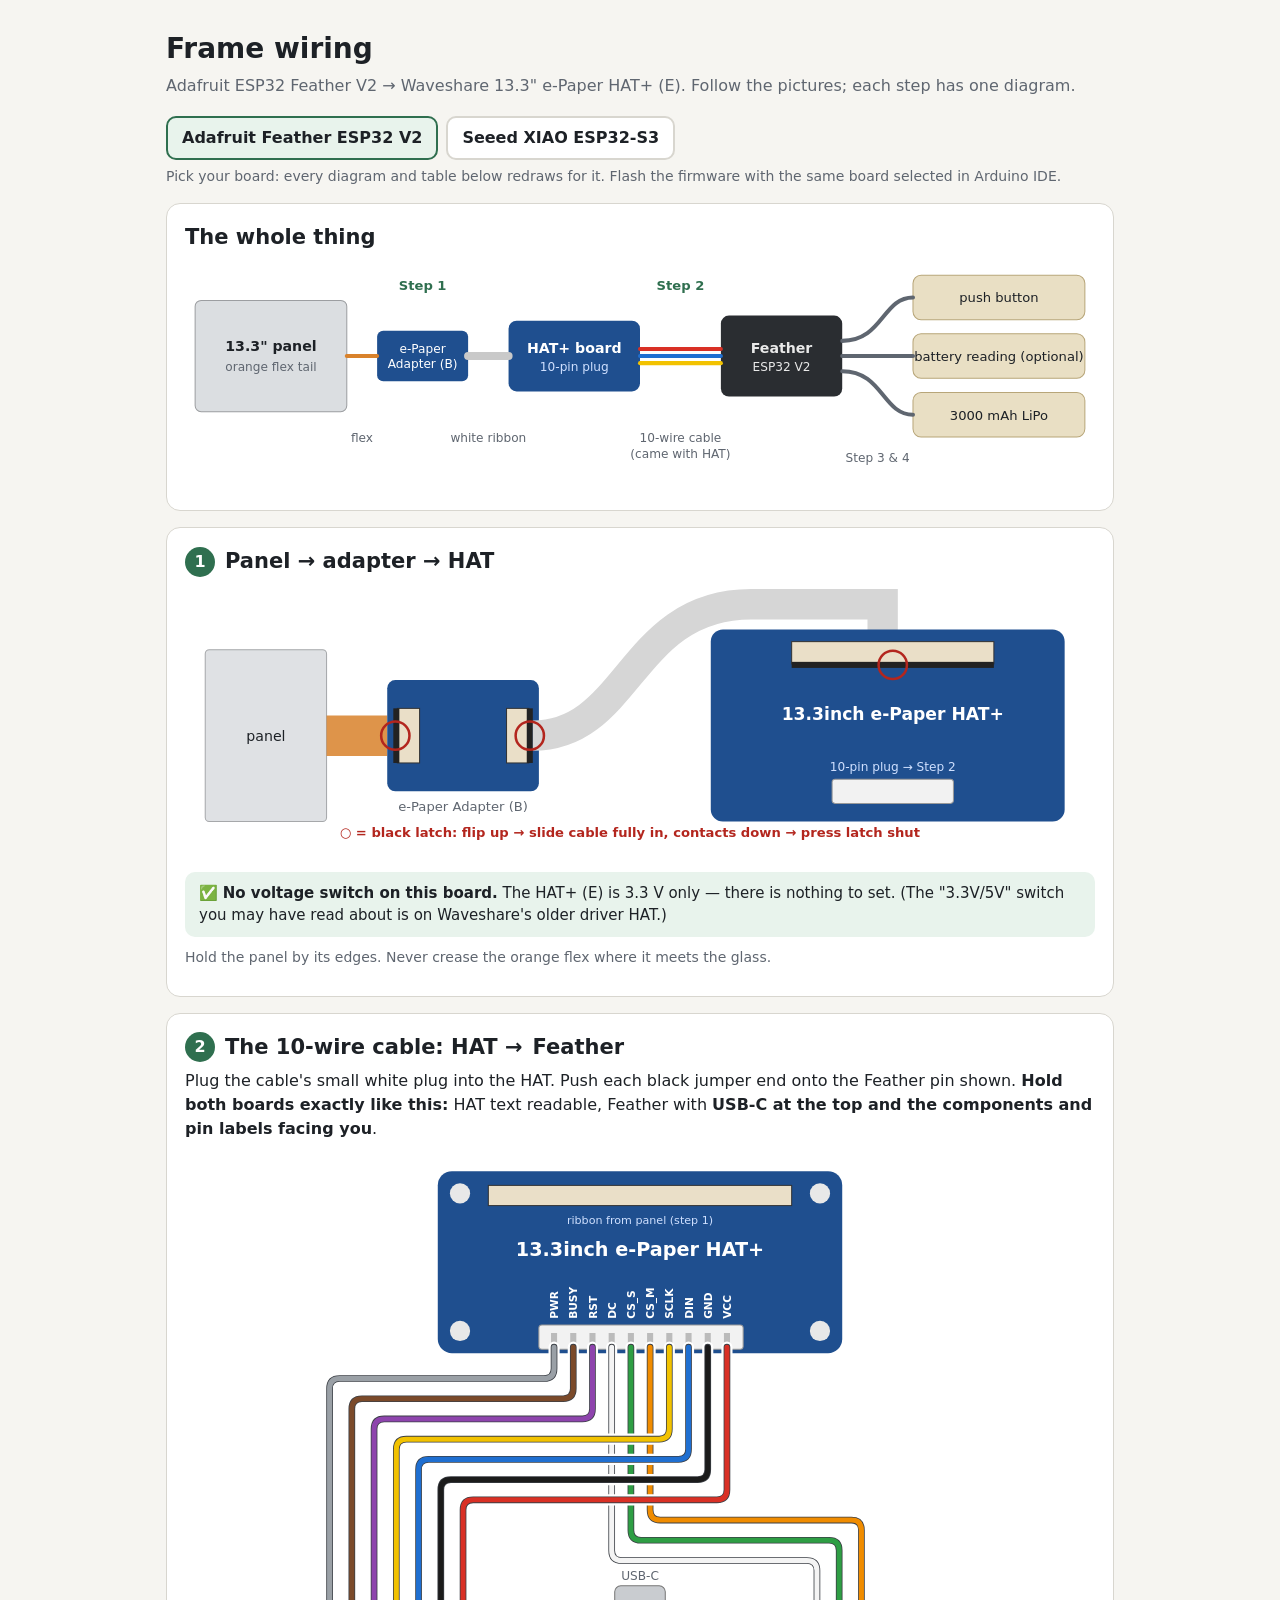
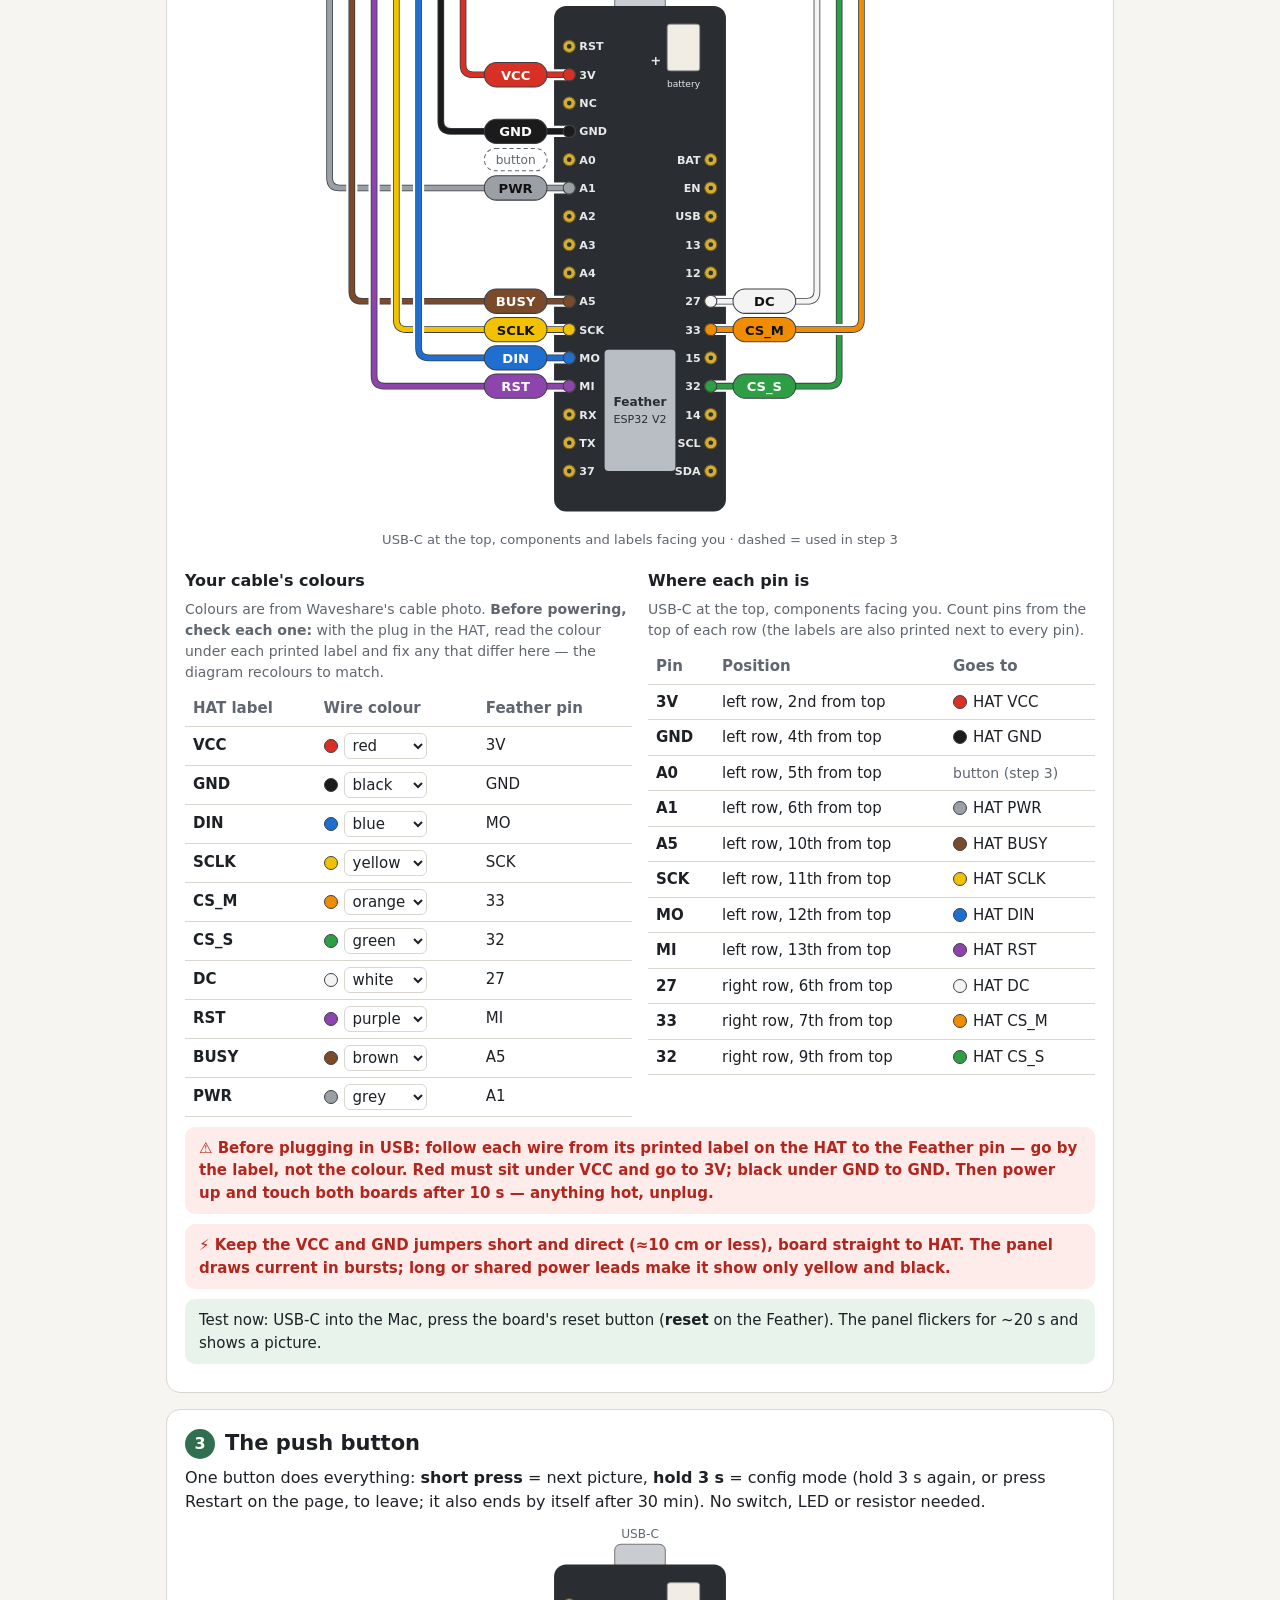
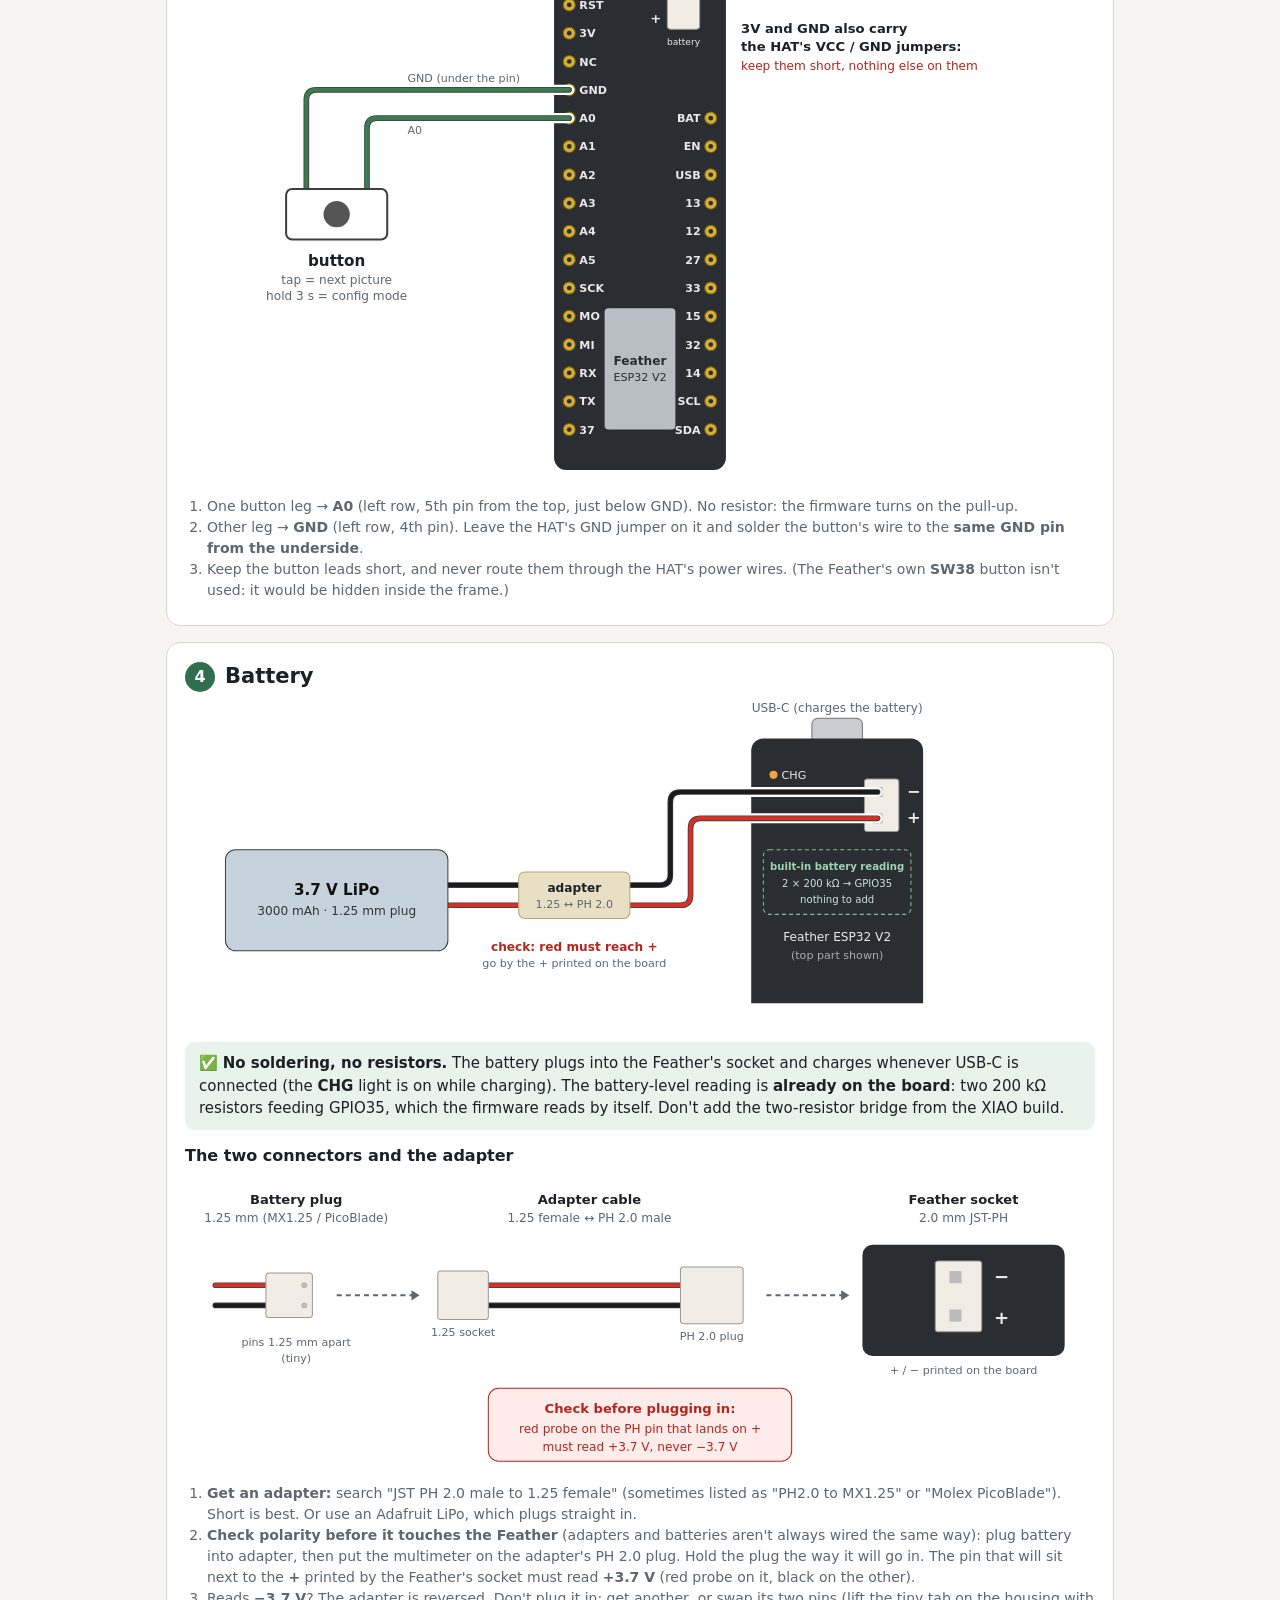
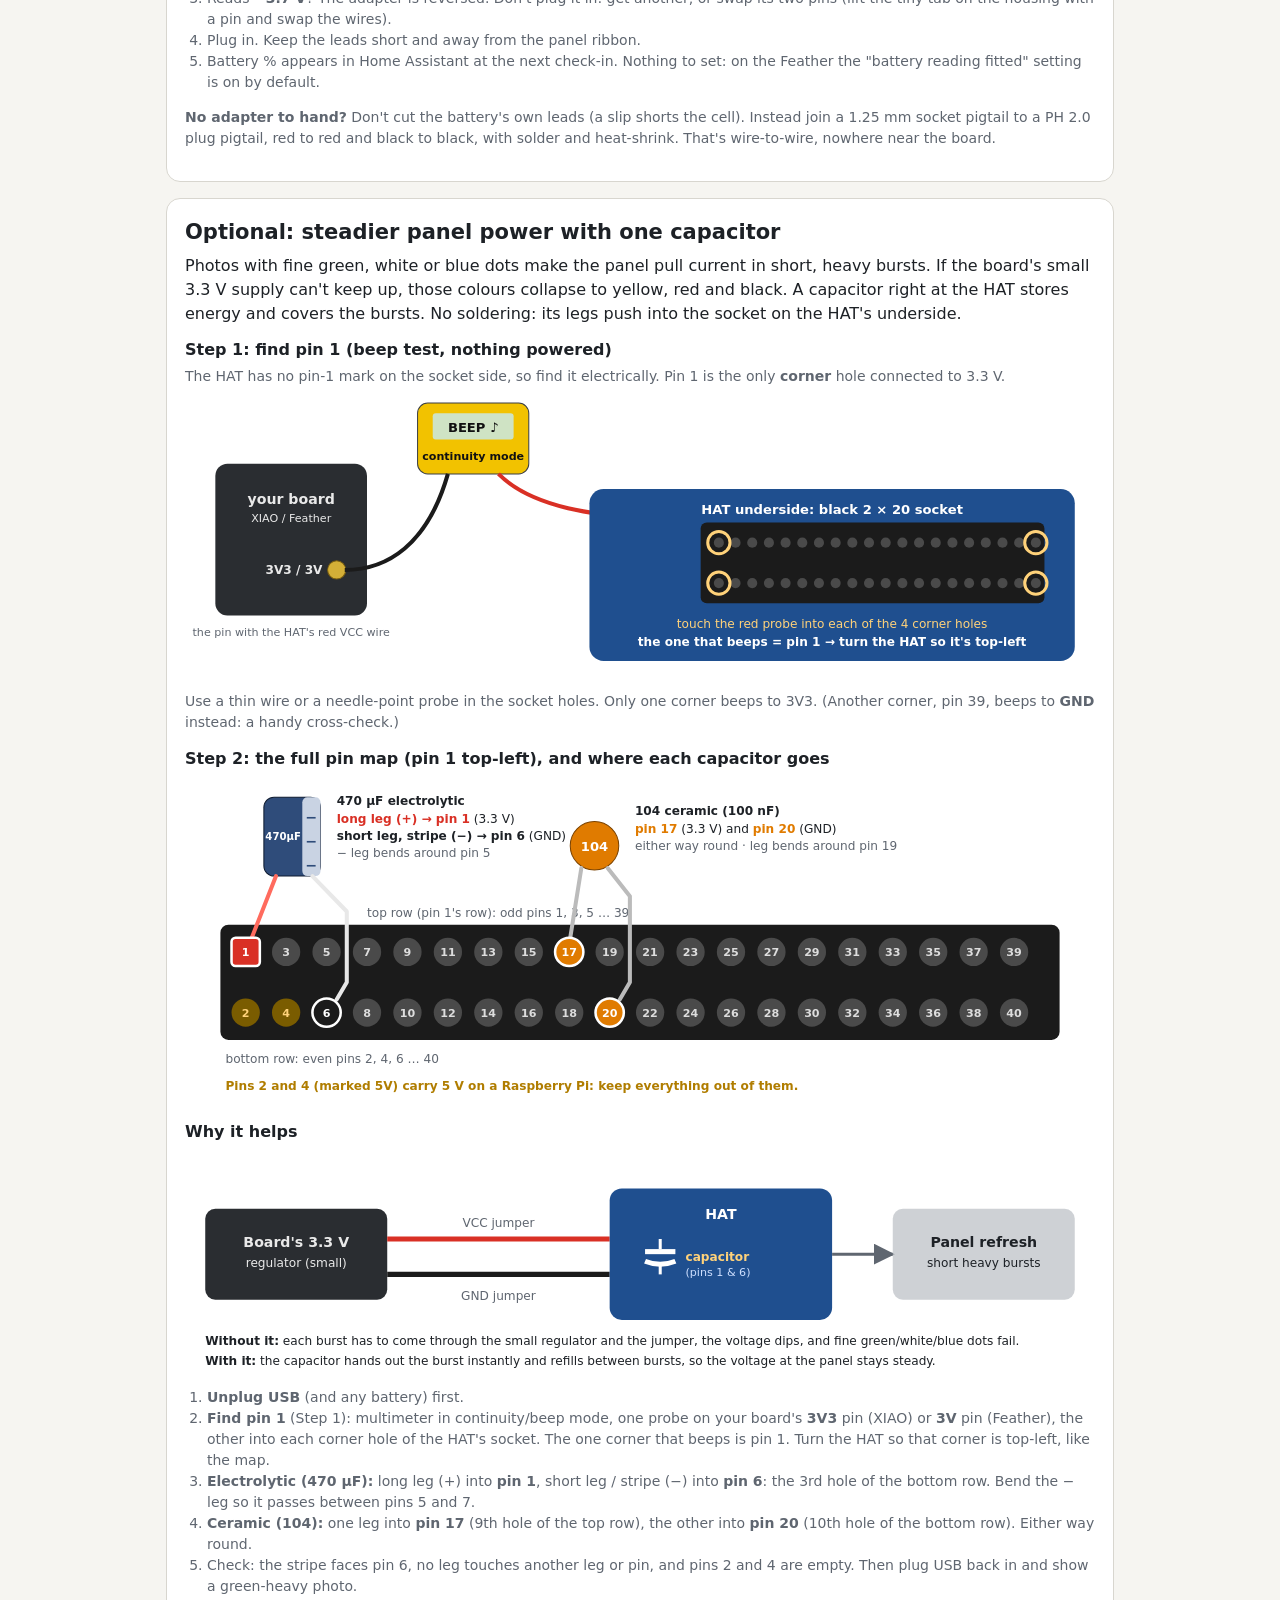
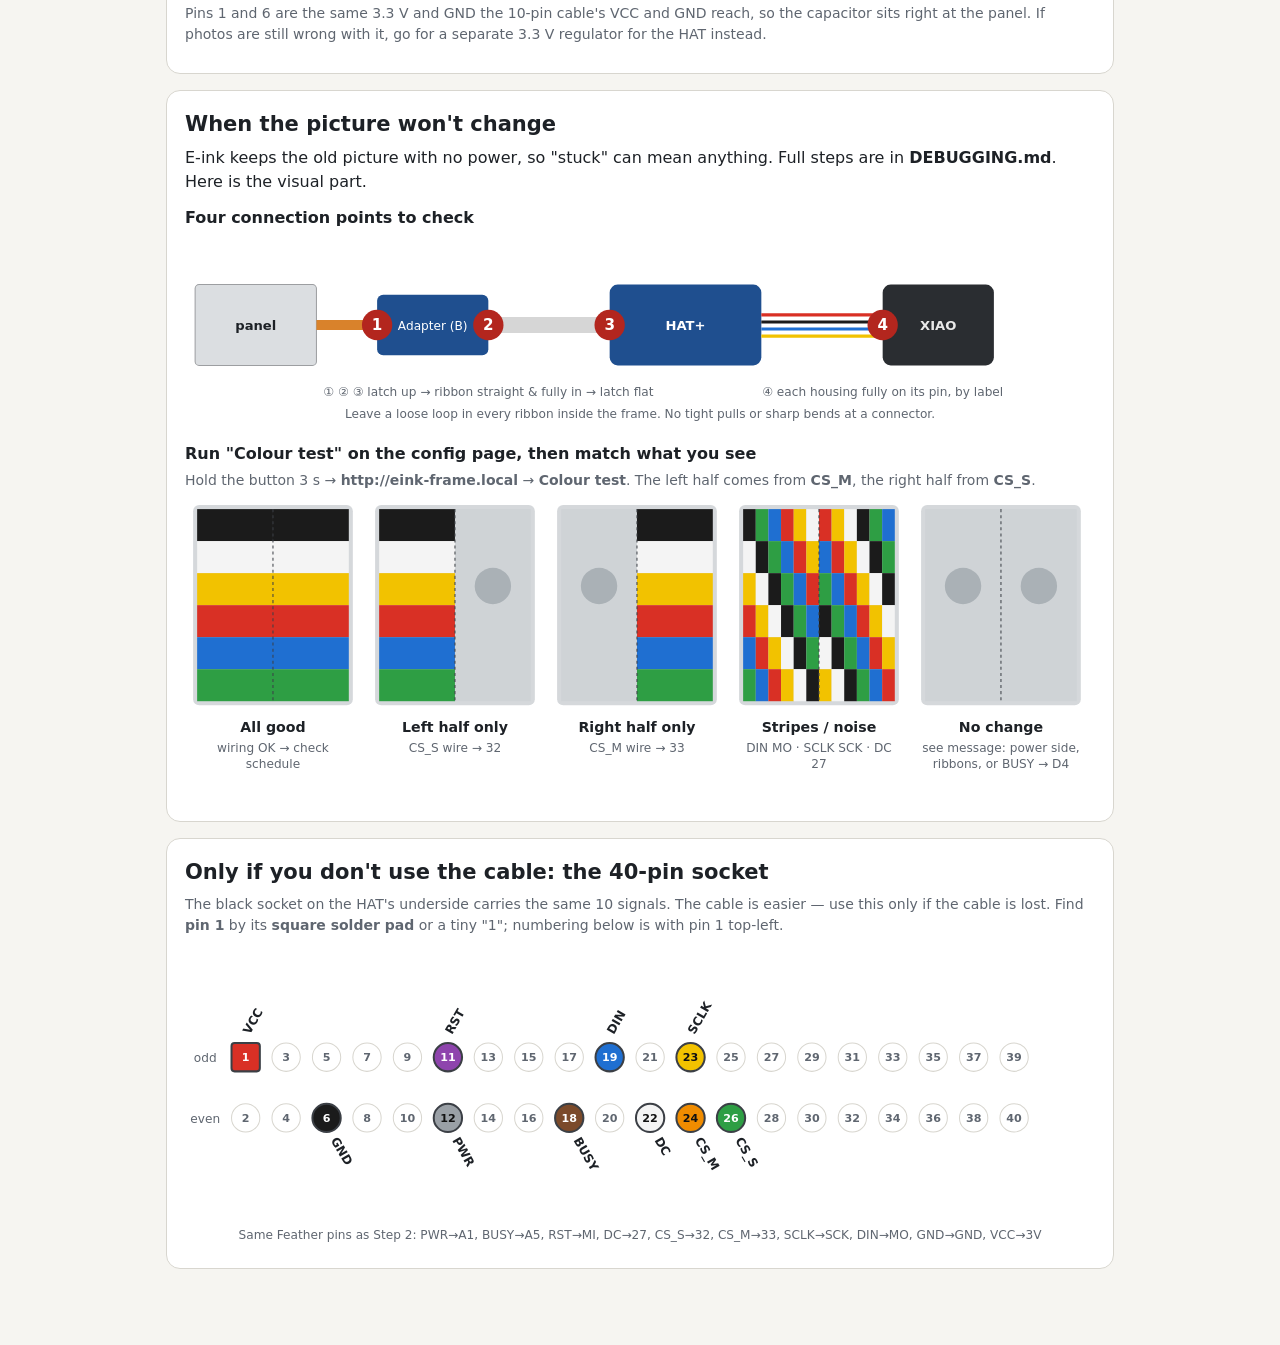
<file: wiring.html>
<!doctype html>
<html lang="en">
<head>
<meta charset="utf-8">
<meta name="viewport" content="width=device-width, initial-scale=1">
<title>Frame Wiring Guide</title>
<style>
:root{
  --bg:#f6f5f1; --card:#fff; --text:#1d2126; --muted:#5f6670; --line:#d8d6cf;
  --pcb:#2a2d31; --pcbtext:#e9e9e9; --hat:#1f4f8f; --hatline:#5d8ccc; --shield:#b9bec4;
  --halo:#fff; --edge:#3b3f45; --accent:#2f6f4f; --warn:#b3261e; --warnbg:#fdecea; --okbg:#e8f3ec;
  --hub:#e9dfc4; --hubline:#b8a679;
}
@media (prefers-color-scheme:dark){:root:not([data-theme="light"]){
  --bg:#141619; --card:#1d2024; --text:#e8e6e1; --muted:#a1a7ae; --line:#353a40;
  --pcb:#0e0f11; --pcbtext:#d8d8d8; --hat:#1c4a86; --hatline:#6f9bd6; --shield:#8f959c;
  --halo:#1d2024; --edge:#c9ccd1; --accent:#79c79a; --warn:#f2a49d; --warnbg:#3a1f1d; --okbg:#1c2e23;
  --hub:#3a3426; --hubline:#8a7b55;
}}
*{box-sizing:border-box}
body{margin:0;background:var(--bg);color:var(--text);font:16px/1.5 system-ui,-apple-system,"Segoe UI",sans-serif}
main{max-width:980px;margin:0 auto;padding:20px 16px 60px}
h1{font-size:28px;margin:8px 0 4px}
h2{font-size:21px;margin:0 0 6px;display:flex;gap:10px;align-items:center}
.step{display:inline-grid;place-items:center;width:30px;height:30px;border-radius:50%;background:var(--accent);color:var(--card);font-size:16px;flex:none}
.lead{color:var(--muted);margin:0 0 18px}
section{background:var(--card);border:1px solid var(--line);border-radius:14px;padding:18px;margin:16px 0}
section>p{margin:4px 0 10px}
svg{width:100%;height:auto;display:block}
svg text{font-family:inherit}
.note{border-radius:10px;padding:10px 14px;margin:10px 0;font-size:15px}
.ok{background:var(--okbg)}
.warn{background:var(--warnbg);color:var(--warn);font-weight:600}
table{border-collapse:collapse;width:100%;font-size:15px}
th,td{text-align:left;padding:6px 8px;border-bottom:1px solid var(--line)}
th{color:var(--muted);font-weight:600}
.sw{display:inline-block;width:14px;height:14px;border-radius:50%;vertical-align:-2px;margin-right:6px;border:1px solid var(--edge)}
select{font:inherit;color:inherit;background:var(--card);border:1px solid var(--line);border-radius:6px;padding:2px 4px}
.grid2{display:grid;grid-template-columns:1fr 1fr;gap:16px}
@media (max-width:720px){.grid2{grid-template-columns:1fr}}
.small{font-size:14px;color:var(--muted)}
ol{margin:6px 0;padding-left:22px}
.pos{white-space:nowrap}
body[data-board="xiao"] [data-board="feather"], body[data-board="feather"] [data-board="xiao"]{display:none}
.boardsel{display:flex;gap:8px;flex-wrap:wrap;margin:0 0 6px}
.boardsel button{font:inherit;font-weight:600;padding:8px 14px;border-radius:10px;border:2px solid var(--line);background:var(--card);color:var(--text);cursor:pointer}
.boardsel button[aria-pressed="true"]{border-color:var(--accent);background:var(--okbg)}
</style>
</head>
<body><main>

<h1>Frame wiring</h1>
<p class="lead"><span class="bfull">Adafruit ESP32 Feather V2</span> → Waveshare 13.3" e-Paper HAT+ (E). Follow the pictures; each step has one diagram.</p>
<div class="boardsel" role="group" aria-label="Which board">
<button type="button" data-pick="feather">Adafruit Feather ESP32 V2</button>
<button type="button" data-pick="xiao">Seeed XIAO ESP32-S3</button>
</div>
<p class="small" style="margin:0 0 14px">Pick your board: every diagram and table below redraws for it. Flash the firmware with the same board selected in Arduino IDE.</p>

<!-- ============ OVERVIEW ============ -->
<section>
<h2>The whole thing</h2>
<svg viewBox="0 0 900 230" role="img" aria-label="Block diagram: panel, adapter, ribbon, HAT, cable, XIAO, extras, battery">
  <g font-size="14" text-anchor="middle">
    <rect x="10" y="40" width="150" height="110" rx="6" fill="var(--shield)" opacity=".5" stroke="var(--edge)"/>
    <text x="85" y="90" fill="var(--text)" font-weight="600">13.3" panel</text>
    <text x="85" y="110" fill="var(--muted)" font-size="12">orange flex tail</text>
    <rect x="190" y="70" width="90" height="50" rx="6" fill="var(--hat)"/>
    <text x="235" y="92" fill="#fff" font-size="12">e-Paper</text><text x="235" y="107" fill="#fff" font-size="12">Adapter (B)</text>
    <rect x="320" y="60" width="130" height="70" rx="8" fill="var(--hat)"/>
    <text x="385" y="92" fill="#fff" font-weight="600">HAT+ board</text>
    <text x="385" y="110" fill="#cfe0ff" font-size="12">10-pin plug</text>
    <rect x="530" y="55" width="120" height="80" rx="8" fill="var(--pcb)"/>
    <text id="ovBoard" x="590" y="92" fill="var(--pcbtext)" font-weight="600">Feather</text>
    <text id="ovChip" x="590" y="110" fill="var(--pcbtext)" font-size="12">ESP32 V2</text>
    <rect x="720" y="15" width="170" height="44" rx="8" fill="var(--hub)" stroke="var(--hubline)"/>
    <text x="805" y="42" fill="var(--text)" font-size="13">push button</text>
    <rect x="720" y="73" width="170" height="44" rx="8" fill="var(--hub)" stroke="var(--hubline)"/>
    <text x="805" y="100" fill="var(--text)" font-size="13">battery reading (optional)</text>
    <rect x="720" y="131" width="170" height="44" rx="8" fill="var(--hub)" stroke="var(--hubline)"/>
    <text x="805" y="158" fill="var(--text)" font-size="13">3000 mAh LiPo</text>
  </g>
  <g stroke-width="4" fill="none" stroke-linecap="round">
    <path d="M160 95 H190" stroke="#d9822b"/>
    <path d="M280 95 H320" stroke="#c9c9c9" stroke-width="8"/>
    <path d="M450 88 H530" stroke="#d93025"/><path d="M450 95 H530" stroke="#1f6fd1"/><path d="M450 102 H530" stroke="#f2c200"/>
    <path d="M650 80 C690 80 690 37 720 37" stroke="var(--muted)"/>
    <path d="M650 95 H720" stroke="var(--muted)"/>
    <path d="M650 110 C690 110 690 153 720 153" stroke="var(--muted)"/>
  </g>
  <g font-size="12" fill="var(--muted)" text-anchor="middle">
    <text x="175" y="180">flex</text><text x="300" y="180">white ribbon</text>
    <text x="490" y="180">10-wire cable</text><text x="490" y="196">(came with HAT)</text>
    <text x="685" y="200">Step 3 &amp; 4</text>
  </g>
  <g font-size="13" fill="var(--accent)" font-weight="600" text-anchor="middle">
    <text x="235" y="30">Step 1</text><text x="490" y="30">Step 2</text>
  </g>
</svg>
</section>

<!-- ============ STEP 1 ============ -->
<section>
<h2><span class="step">1</span>Panel → adapter → HAT</h2>
<svg viewBox="0 -25 900 275" role="img" aria-label="Ribbon connections and latch">
  <!-- panel tail -->
  <rect x="20" y="40" width="120" height="170" rx="4" fill="var(--shield)" opacity=".45" stroke="var(--edge)"/>
  <text x="80" y="130" text-anchor="middle" font-size="14" fill="var(--text)">panel</text>
  <path d="M140 105 h60 v40 h-60" fill="#d9822b" opacity=".85"/>
  <!-- adapter -->
  <rect x="200" y="70" width="150" height="110" rx="8" fill="var(--hat)"/>
  <rect x="210" y="98" width="22" height="54" fill="#eadfc8" stroke="#333"/><rect x="206" y="98" width="6" height="54" fill="#222"/>
  <rect x="318" y="98" width="22" height="54" fill="#eadfc8" stroke="#333"/><rect x="338" y="98" width="6" height="54" fill="#222"/>
  <text x="275" y="200" text-anchor="middle" font-size="13" fill="var(--muted)">e-Paper Adapter (B)</text>
  <!-- ribbon -->
  <path d="M344 125 C440 125 440 -5 560 -5 H690 V34" stroke="#d6d6d6" stroke-width="30" fill="none"/>
  
  <!-- HAT -->
  <rect x="520" y="20" width="350" height="190" rx="12" fill="var(--hat)"/>
  <rect x="600" y="32" width="200" height="22" fill="#eadfc8" stroke="#333"/><rect x="600" y="52" width="200" height="6" fill="#222"/>
  <text x="700" y="110" text-anchor="middle" fill="#fff" font-size="17" font-weight="600">13.3inch e-Paper HAT+</text>
  <rect x="640" y="168" width="120" height="24" rx="3" fill="#f2f2f2" stroke="#999"/>
  <text x="700" y="160" text-anchor="middle" fill="#cfe0ff" font-size="12">10-pin plug → Step 2</text>
  <!-- callouts -->
  <g font-size="13" fill="var(--text)">
    <circle cx="208" cy="125" r="14" fill="none" stroke="var(--warn)" stroke-width="2.5"/>
    <circle cx="341" cy="125" r="14" fill="none" stroke="var(--warn)" stroke-width="2.5"/>
    <circle cx="700" cy="55" r="14" fill="none" stroke="var(--warn)" stroke-width="2.5"/>
    <text x="440" y="225" text-anchor="middle" fill="var(--warn)" font-weight="600">○ = black latch: flip up → slide cable fully in, contacts down → press latch shut</text>
  </g>
</svg>
<div class="note ok">✅ <b>No voltage switch on this board.</b> The HAT+ (E) is 3.3 V only — there is nothing to set. (The "3.3V/5V" switch you may have read about is on Waveshare's older driver HAT.)</div>
<p class="small">Hold the panel by its edges. Never crease the orange flex where it meets the glass.</p>
</section>

<!-- ============ STEP 2 ============ -->
<section>
<h2><span class="step">2</span>The 10-wire cable: HAT → <span class="bn">board</span></h2>
<p>Plug the cable's small white plug into the HAT. Push each black jumper end onto the <span class="bn">board</span> pin shown. <b>Hold both boards exactly like this:</b> HAT text readable, <span class="bn">board</span> with <b>USB-C at the top and the <span data-board="xiao">metal shield</span><span data-board="feather">components and pin labels</span> facing you</b>.</p>
<svg id="main" viewBox="0 0 900 735" role="img" aria-label="Wiring diagram from HAT 10-pin plug to XIAO pins"></svg>

<div class="grid2" style="margin-top:12px">
<div>
<h3 style="margin:0 0 6px;font-size:16px">Your cable's colours</h3>
<p class="small" style="margin:0 0 8px">Colours are from Waveshare's cable photo. <b>Before powering, check each one:</b> with the plug in the HAT, read the colour under each printed label and fix any that differ here — the diagram recolours to match.</p>
<table id="colors"><thead><tr><th>HAT label</th><th>Wire colour</th><th><span class="bn">Board</span> pin</th></tr></thead><tbody></tbody></table>
</div>
<div>
<h3 style="margin:0 0 6px;font-size:16px">Where each pin is</h3>
<p class="small" style="margin:0 0 8px">USB-C at the top, <span data-board="xiao">shield</span><span data-board="feather">components</span> facing you. Count pins from the top<span data-board="feather"> of each row (the labels are also printed next to every pin)</span>.</p>
<table id="where"><thead><tr><th>Pin</th><th>Position</th><th>Goes to</th></tr></thead><tbody></tbody></table>
</div>
</div>
<div class="note warn">⚠️ Before plugging in USB: follow each wire from its <b>printed label on the HAT</b> to the <span class="bn">board</span> pin — go by the label, not the colour. Red must sit under <b>VCC</b> and go to <b class="bvcc">3V3</b>; black under <b>GND</b> to <b>GND</b>. Then power up and touch both boards after 10 s — anything hot, unplug.</div>
<div class="note warn">⚡ Keep the <b>VCC and GND</b> jumpers short and direct (≈10 cm or less), board straight to HAT. The panel draws current in bursts; long or shared power leads make it show <b>only yellow and black</b>.</div>
<div class="note ok">Test now: USB-C into the Mac, press the board's reset button (<span data-board="xiao"><b>R</b> on the XIAO</span><span data-board="feather"><b>reset</b> on the Feather</span>). The panel flickers for ~20 s and shows a picture.</div>
</section>

<!-- ============ STEP 3 ============ -->
<section>
<h2><span class="step">3</span>The push button</h2>
<p>One button does everything: <b>short press</b> = next picture, <b>hold 3 s</b> = config mode (hold 3 s again, or press Restart on the page, to leave; it also ends by itself after 30 min). No switch, LED or resistor needed.</p>
<svg id="extras" viewBox="0 0 900 380" role="img" aria-label="Push button wiring"></svg>
<ol class="small" data-board="feather">
<li>One button leg → <b>A0</b> (left row, 5th pin from the top, just below GND). No resistor: the firmware turns on the pull-up.</li>
<li>Other leg → <b>GND</b> (left row, 4th pin). Leave the HAT's GND jumper on it and solder the button's wire to the <b>same GND pin from the underside</b>.</li>
<li>Keep the button leads short, and never route them through the HAT's power wires. (The Feather's own <b>SW38</b> button isn't used: it would be hidden inside the frame.)</li>
</ol>
<ol class="small" data-board="xiao">
<li>One button leg → <b>D0</b> (left side, 1st pin from the top). No resistor: the firmware turns on the pull-up.</li>
<li>Other leg → <b>GND</b>. Leave the HAT's GND jumper where it is and solder the button's wire to the <b>same GND pin from the underside</b> of the XIAO.</li>
<li>Keep the button leads short too, and never route them through the HAT's power wires.</li>
</ol>
<p class="small" data-board="xiao">Optional: a toggle switch from D9 to GND still works as a config-mode switch, but you don't need it.</p>
</section>

<!-- ============ STEP 4 ============ -->
<section>
<h2><span class="step">4</span>Battery</h2>
<div data-board="feather">
<svg id="batteryF" viewBox="0 0 900 330" role="img" aria-label="Battery plugs into the Feather's JST socket"></svg>
<div class="note ok">✅ <b>No soldering, no resistors.</b> The battery plugs into the Feather's socket and charges whenever USB-C is connected (the <b>CHG</b> light is on while charging). The battery-level reading is <b>already on the board</b>: two 200 kΩ resistors feeding GPIO35, which the firmware reads by itself. Don't add the two-resistor bridge from the XIAO build.</div>

<h3 style="font-size:16px;margin:14px 0 6px">The two connectors and the adapter</h3>
<svg id="plugsF" viewBox="0 0 900 300" role="img" aria-label="1.25 mm battery plug, adapter, and 2.0 mm PH socket with polarity"></svg>
<ol class="small">
<li><b>Get an adapter:</b> search "JST PH 2.0 male to 1.25 female" (sometimes listed as "PH2.0 to MX1.25" or "Molex PicoBlade"). Short is best. Or use an Adafruit LiPo, which plugs straight in.</li>
<li><b>Check polarity before it touches the Feather</b> (adapters and batteries aren't always wired the same way): plug battery into adapter, then put the multimeter on the adapter's PH 2.0 plug. Hold the plug the way it will go in. The pin that will sit next to the <b>+</b> printed by the Feather's socket must read <b>+3.7 V</b> (red probe on it, black on the other).</li>
<li>Reads <b>−3.7 V</b>? The adapter is reversed. Don't plug it in: get another, or swap its two pins (lift the tiny tab on the housing with a pin and swap the wires).</li>
<li>Plug in. Keep the leads short and away from the panel ribbon.</li>
<li>Battery % appears in Home Assistant at the next check-in. Nothing to set: on the Feather the "battery reading fitted" setting is on by default.</li>
</ol>
<p class="small"><b>No adapter to hand?</b> Don't cut the battery's own leads (a slip shorts the cell). Instead join a 1.25 mm socket pigtail to a PH 2.0 plug pigtail, red to red and black to black, with solder and heat-shrink. That's wire-to-wire, nowhere near the board.</p>
</div>
<div data-board="xiao">
<svg id="battery" viewBox="0 0 900 365" role="img" aria-label="Battery pads on underside"></svg>
<div class="note warn">⚠️ Check the battery plug with a multimeter first: red probe on the wire you'll solder to BAT+ must read +3.7 V. Reversed = dead XIAO.</div>
<h3 style="font-size:16px;margin:14px 0 6px">The easy way to solder the tiny pads</h3>
<svg viewBox="0 0 900 170" role="img" aria-label="Four soldering steps">
  <g font-size="13" text-anchor="middle" fill="var(--text)">
    <!-- 1 pigtail -->
    <rect x="30" y="40" width="70" height="34" rx="4" fill="#f2f2f2" stroke="#999"/>
    <path d="M100 52 H170" stroke="#d93025" stroke-width="4"/><path d="M100 62 H170" stroke="#1b1b1b" stroke-width="4"/>
    <circle cx="172" cy="52" r="4" fill="#bbb"/><circle cx="172" cy="62" r="4" fill="#bbb"/>
    <text x="110" y="110" font-weight="700">1 · Pigtail, not battery</text>
    <text x="110" y="128" fill="var(--muted)" font-size="12">battery unplugged · trim to 2 mm</text>
    <!-- 2 tin -->
    <rect x="270" y="30" width="70" height="60" rx="6" fill="#1b4d2e"/>
    <ellipse cx="292" cy="70" rx="10" ry="6" fill="#d9d9d9" stroke="#888"/><ellipse cx="318" cy="70" rx="10" ry="6" fill="#d9d9d9" stroke="#888"/>
    <path d="M360 20 L322 62" stroke="#888" stroke-width="6" stroke-linecap="round"/>
    <text x="320" y="110" font-weight="700">2 · Flux + tin both</text>
    <text x="320" y="128" fill="var(--muted)" font-size="12">small blob on pad and wire</text>
    <!-- 3 tape + tack -->
    <rect x="470" y="30" width="70" height="60" rx="6" fill="#1b4d2e"/>
    <path d="M492 70 V120" stroke="#d93025" stroke-width="4"/>
    <rect x="478" y="88" width="30" height="16" fill="#e3b04b" opacity=".8"/>
    <path d="M560 20 L496 64" stroke="#888" stroke-width="6" stroke-linecap="round"/>
    <text x="520" y="150" font-weight="700">3 · Tape wire flat, touch 2 s</text>
    <!-- 4 strain relief -->
    <rect x="690" y="30" width="70" height="60" rx="6" fill="#1b4d2e"/>
    <path d="M712 70 V120" stroke="#d93025" stroke-width="4"/><path d="M738 70 V120" stroke="#1b1b1b" stroke-width="4"/>
    <ellipse cx="725" cy="82" rx="30" ry="14" fill="#fff" opacity=".55" stroke="#bbb"/>
    <text x="725" y="150" font-weight="700">4 · Hot glue / Kapton over it</text>
  </g>
</svg>
<ol class="small">
<li>Solder a <b>JST-PH pigtail</b> (socket with two short wires) to the pads, never the battery itself. The battery just plugs in afterwards.</li>
<li>Tape the XIAO upside-down to the desk. Add <b>flux</b>, then put a small blob of solder on each pad (≈ 330 °C, chisel or bevel tip). Strip 2 mm of wire, twist, and tin it too.</li>
<li>Tape the wire so its tinned tip <b>lies flat on the pad</b> by itself. Touch the iron on top for 2 s — the two blobs melt together. No third hand needed.</li>
<li>Tug gently, check no bridge between pads, then cover with a dab of <b>hot glue or Kapton</b> so the wires can't flex at the joint.</li>
</ol>
<h3 style="font-size:16px;margin:14px 0 6px">Battery reading: two resistors, no capacitor (optional)</h3>
<p class="small" style="margin:0 0 6px">Lets Home Assistant show the battery %. Skip it and the frame still works; the battery just shows "unknown".</p>
<ol class="small">
<li>Take two <b>100 kΩ</b> resistors (220 kΩ also works). Twist one leg of each together and solder: that's the <b>middle</b>. Slide heat-shrink over it.</li>
<li>Do this <b>while</b> soldering the battery pigtail: put the free leg of one resistor into the <b>BAT+</b> joint with the red wire, and the other into the <b>BAT−</b> joint with the black wire. No extra pads to hit.</li>
<li>Run a short wire from the middle to <b>D3</b> (left side, 4th pin from the top when the XIAO is face-up). Easiest: cut a female jumper in half, solder it to the middle, push it onto D3.</li>
<li>Hold the button 3 s → <b>http://eink-frame.local</b> → tick <b>Battery divider fitted on D3</b> → Save.</li>
</ol>
<p class="small">It draws about 20 µA, roughly 6% of the battery per year. Don't use 1 MΩ resistors without the capacitor: the reading becomes unreliable.</p>
</div>
</section>

<!-- ============ OPTIONAL: CAPACITOR ============ -->
<section id="capacitor">
<h2>Optional: steadier panel power with one capacitor</h2>
<p>Photos with fine green, white or blue dots make the panel pull current in short, heavy bursts. If the board's small 3.3 V supply can't keep up, those colours collapse to yellow, red and black. A capacitor right at the HAT stores energy and covers the bursts. No soldering: its legs push into the socket on the HAT's underside.</p>

<h3 style="font-size:16px;margin:12px 0 4px">Step 1: find pin 1 (beep test, nothing powered)</h3>
<p class="small" style="margin:0 0 6px">The HAT has no pin-1 mark on the socket side, so find it electrically. Pin 1 is the only <b>corner</b> hole connected to 3.3 V.</p>
<svg viewBox="0 0 900 290" role="img" aria-label="Beep test from the board's 3.3 V pin to the four corner holes of the HAT socket">
  <!-- board with its 3V3 pin -->
  <rect x="30" y="70" width="150" height="150" rx="12" fill="var(--pcb)"/>
  <text x="105" y="110" text-anchor="middle" font-size="14" font-weight="700" fill="var(--pcbtext)">your board</text>
  <text x="105" y="128" text-anchor="middle" font-size="11" fill="var(--pcbtext)">XIAO / Feather</text>
  <circle cx="150" cy="175" r="9" fill="#d4af37" stroke="#7a5e10"/>
  <text x="136" y="179" text-anchor="end" font-size="12" font-weight="700" fill="var(--pcbtext)">3V3 / 3V</text>
  <text x="105" y="240" text-anchor="middle" font-size="11" fill="var(--muted)">the pin with the HAT's red VCC wire</text>
  <!-- multimeter -->
  <rect x="230" y="10" width="110" height="70" rx="10" fill="#f2c200" stroke="var(--edge)"/>
  <rect x="245" y="20" width="80" height="26" rx="3" fill="#cfe3c4"/>
  <text x="285" y="39" text-anchor="middle" font-size="13" font-weight="700" fill="#111">BEEP ♪</text>
  <text x="285" y="66" text-anchor="middle" font-size="11" font-weight="700" fill="#111">continuity mode</text>
  <path d="M260 80 C240 150 200 175 158 175" stroke="#1b1b1b" stroke-width="4" fill="none"/>
  <path d="M310 80 C360 130 470 120 518 133" stroke="#d93025" stroke-width="4" fill="none"/>
  <!-- HAT underside with socket -->
  <rect x="400" y="95" width="480" height="170" rx="14" fill="var(--hat)"/>
  <text x="640" y="120" text-anchor="middle" font-size="13" font-weight="700" fill="#fff">HAT underside: black 2 × 20 socket</text>
  <rect x="510" y="128" width="340" height="80" rx="6" fill="#1b1b1b"/>
  <g fill="#4a4a4a"><circle cx="528.0" cy="148" r="5"/><circle cx="528.0" cy="188" r="5"/><circle cx="544.5" cy="148" r="5"/><circle cx="544.5" cy="188" r="5"/><circle cx="561.0" cy="148" r="5"/><circle cx="561.0" cy="188" r="5"/><circle cx="577.5" cy="148" r="5"/><circle cx="577.5" cy="188" r="5"/><circle cx="594.0" cy="148" r="5"/><circle cx="594.0" cy="188" r="5"/><circle cx="610.5" cy="148" r="5"/><circle cx="610.5" cy="188" r="5"/><circle cx="627.0" cy="148" r="5"/><circle cx="627.0" cy="188" r="5"/><circle cx="643.5" cy="148" r="5"/><circle cx="643.5" cy="188" r="5"/><circle cx="660.0" cy="148" r="5"/><circle cx="660.0" cy="188" r="5"/><circle cx="676.5" cy="148" r="5"/><circle cx="676.5" cy="188" r="5"/><circle cx="693.0" cy="148" r="5"/><circle cx="693.0" cy="188" r="5"/><circle cx="709.5" cy="148" r="5"/><circle cx="709.5" cy="188" r="5"/><circle cx="726.0" cy="148" r="5"/><circle cx="726.0" cy="188" r="5"/><circle cx="742.5" cy="148" r="5"/><circle cx="742.5" cy="188" r="5"/><circle cx="759.0" cy="148" r="5"/><circle cx="759.0" cy="188" r="5"/><circle cx="775.5" cy="148" r="5"/><circle cx="775.5" cy="188" r="5"/><circle cx="792.0" cy="148" r="5"/><circle cx="792.0" cy="188" r="5"/><circle cx="808.5" cy="148" r="5"/><circle cx="808.5" cy="188" r="5"/><circle cx="825.0" cy="148" r="5"/><circle cx="825.0" cy="188" r="5"/><circle cx="841.5" cy="148" r="5"/><circle cx="841.5" cy="188" r="5"/></g>
  <g fill="none" stroke="#ffd27a" stroke-width="3">
    <circle cx="528" cy="148" r="11"/><circle cx="528" cy="188" r="11"/>
    <circle cx="841.5" cy="148" r="11"/><circle cx="841.5" cy="188" r="11"/>
  </g>
  <text x="640" y="232" text-anchor="middle" font-size="12" fill="#ffd27a">touch the red probe into each of the 4 corner holes</text>
  <text x="640" y="250" text-anchor="middle" font-size="12" font-weight="700" fill="#fff">the one that beeps = pin 1 → turn the HAT so it's top-left</text>
</svg>
<p class="small">Use a thin wire or a needle-point probe in the socket holes. Only one corner beeps to 3V3. (Another corner, pin 39, beeps to <b>GND</b> instead: a handy cross-check.)</p>

<h3 style="font-size:16px;margin:14px 0 4px">Step 2: the full pin map (pin 1 top-left), and where each capacitor goes</h3>
<svg viewBox="0 0 900 330" role="img" aria-label="All 40 socket pins numbered, with the capacitors in pins 1 and 6, and 17 and 20">
  <rect x="35" y="148" width="830" height="114" rx="8" fill="#1b1b1b"/>
  <text x="180" y="140" font-size="12" fill="var(--muted)">top row (pin 1's row): odd pins 1, 3, 5 … 39</text>
  <text x="40" y="285" font-size="12" fill="var(--muted)">bottom row: even pins 2, 4, 6 … 40</text>
  <!-- electrolytic in 1 (+) and 6 (-) -->
  <rect x="78" y="22" width="56" height="78" rx="10" fill="#2f4c7a" stroke="#0e1b30"/>
  <rect x="116" y="22" width="18" height="78" rx="5" fill="#c9d3e3"/>
  <text x="125" y="46" text-anchor="middle" font-size="14" font-weight="700" fill="#2f4c7a">−</text>
  <text x="125" y="70" text-anchor="middle" font-size="14" font-weight="700" fill="#2f4c7a">−</text>
  <text x="125" y="94" text-anchor="middle" font-size="14" font-weight="700" fill="#2f4c7a">−</text>
  <text x="97" y="64" text-anchor="middle" font-size="10" font-weight="700" fill="#fff">470µF</text>
  <path d="M90 100 L66 161" stroke="#ff6b5e" stroke-width="4" stroke-linecap="round" fill="none"/>
  <path d="M126 100 L160 135 L160 205 L150 222" stroke="#e8e8e8" stroke-width="4" stroke-linecap="round" stroke-linejoin="round" fill="none"/>
  <!-- ceramic 104 in 17 and 20 -->
  <circle cx="405" cy="70" r="24" fill="#e07b00" stroke="#7a4200"/>
  <text x="405" y="75" text-anchor="middle" font-size="13" font-weight="700" fill="#fff">104</text>
  <path d="M392 92 L381 161" stroke="#bbb" stroke-width="4" stroke-linecap="round" fill="none"/>
  <path d="M418 92 L440 120 L440 205 L430 222" stroke="#bbb" stroke-width="4" stroke-linecap="round" stroke-linejoin="round" fill="none"/>
  <!-- pins -->
  <rect x="46" y="161" width="28" height="28" rx="4" fill="#d93025" stroke="#fff" stroke-width="2.5"/>
    <text x="60" y="179" text-anchor="middle" font-size="11" font-weight="700" fill="#fff">1</text>
    <circle cx="60" cy="235" r="14" fill="#7a5c00"/>
    <text x="60" y="239" text-anchor="middle" font-size="11" font-weight="700" fill="#ffd27a">2</text>
    <circle cx="100" cy="175" r="14" fill="#4a4a4a"/>
    <text x="100" y="179" text-anchor="middle" font-size="11" font-weight="700" fill="#ddd">3</text>
    <circle cx="100" cy="235" r="14" fill="#7a5c00"/>
    <text x="100" y="239" text-anchor="middle" font-size="11" font-weight="700" fill="#ffd27a">4</text>
    <circle cx="140" cy="175" r="14" fill="#4a4a4a"/>
    <text x="140" y="179" text-anchor="middle" font-size="11" font-weight="700" fill="#ddd">5</text>
    <circle cx="140" cy="235" r="14" fill="#1b1b1b" stroke="#fff" stroke-width="2.5"/>
    <text x="140" y="239" text-anchor="middle" font-size="11" font-weight="700" fill="#fff">6</text>
    <circle cx="180" cy="175" r="14" fill="#4a4a4a"/>
    <text x="180" y="179" text-anchor="middle" font-size="11" font-weight="700" fill="#ddd">7</text>
    <circle cx="180" cy="235" r="14" fill="#4a4a4a"/>
    <text x="180" y="239" text-anchor="middle" font-size="11" font-weight="700" fill="#ddd">8</text>
    <circle cx="220" cy="175" r="14" fill="#4a4a4a"/>
    <text x="220" y="179" text-anchor="middle" font-size="11" font-weight="700" fill="#ddd">9</text>
    <circle cx="220" cy="235" r="14" fill="#4a4a4a"/>
    <text x="220" y="239" text-anchor="middle" font-size="11" font-weight="700" fill="#ddd">10</text>
    <circle cx="260" cy="175" r="14" fill="#4a4a4a"/>
    <text x="260" y="179" text-anchor="middle" font-size="11" font-weight="700" fill="#ddd">11</text>
    <circle cx="260" cy="235" r="14" fill="#4a4a4a"/>
    <text x="260" y="239" text-anchor="middle" font-size="11" font-weight="700" fill="#ddd">12</text>
    <circle cx="300" cy="175" r="14" fill="#4a4a4a"/>
    <text x="300" y="179" text-anchor="middle" font-size="11" font-weight="700" fill="#ddd">13</text>
    <circle cx="300" cy="235" r="14" fill="#4a4a4a"/>
    <text x="300" y="239" text-anchor="middle" font-size="11" font-weight="700" fill="#ddd">14</text>
    <circle cx="340" cy="175" r="14" fill="#4a4a4a"/>
    <text x="340" y="179" text-anchor="middle" font-size="11" font-weight="700" fill="#ddd">15</text>
    <circle cx="340" cy="235" r="14" fill="#4a4a4a"/>
    <text x="340" y="239" text-anchor="middle" font-size="11" font-weight="700" fill="#ddd">16</text>
    <circle cx="380" cy="175" r="14" fill="#e07b00" stroke="#fff" stroke-width="2.5"/>
    <text x="380" y="179" text-anchor="middle" font-size="11" font-weight="700" fill="#fff">17</text>
    <circle cx="380" cy="235" r="14" fill="#4a4a4a"/>
    <text x="380" y="239" text-anchor="middle" font-size="11" font-weight="700" fill="#ddd">18</text>
    <circle cx="420" cy="175" r="14" fill="#4a4a4a"/>
    <text x="420" y="179" text-anchor="middle" font-size="11" font-weight="700" fill="#ddd">19</text>
    <circle cx="420" cy="235" r="14" fill="#e07b00" stroke="#fff" stroke-width="2.5"/>
    <text x="420" y="239" text-anchor="middle" font-size="11" font-weight="700" fill="#fff">20</text>
    <circle cx="460" cy="175" r="14" fill="#4a4a4a"/>
    <text x="460" y="179" text-anchor="middle" font-size="11" font-weight="700" fill="#ddd">21</text>
    <circle cx="460" cy="235" r="14" fill="#4a4a4a"/>
    <text x="460" y="239" text-anchor="middle" font-size="11" font-weight="700" fill="#ddd">22</text>
    <circle cx="500" cy="175" r="14" fill="#4a4a4a"/>
    <text x="500" y="179" text-anchor="middle" font-size="11" font-weight="700" fill="#ddd">23</text>
    <circle cx="500" cy="235" r="14" fill="#4a4a4a"/>
    <text x="500" y="239" text-anchor="middle" font-size="11" font-weight="700" fill="#ddd">24</text>
    <circle cx="540" cy="175" r="14" fill="#4a4a4a"/>
    <text x="540" y="179" text-anchor="middle" font-size="11" font-weight="700" fill="#ddd">25</text>
    <circle cx="540" cy="235" r="14" fill="#4a4a4a"/>
    <text x="540" y="239" text-anchor="middle" font-size="11" font-weight="700" fill="#ddd">26</text>
    <circle cx="580" cy="175" r="14" fill="#4a4a4a"/>
    <text x="580" y="179" text-anchor="middle" font-size="11" font-weight="700" fill="#ddd">27</text>
    <circle cx="580" cy="235" r="14" fill="#4a4a4a"/>
    <text x="580" y="239" text-anchor="middle" font-size="11" font-weight="700" fill="#ddd">28</text>
    <circle cx="620" cy="175" r="14" fill="#4a4a4a"/>
    <text x="620" y="179" text-anchor="middle" font-size="11" font-weight="700" fill="#ddd">29</text>
    <circle cx="620" cy="235" r="14" fill="#4a4a4a"/>
    <text x="620" y="239" text-anchor="middle" font-size="11" font-weight="700" fill="#ddd">30</text>
    <circle cx="660" cy="175" r="14" fill="#4a4a4a"/>
    <text x="660" y="179" text-anchor="middle" font-size="11" font-weight="700" fill="#ddd">31</text>
    <circle cx="660" cy="235" r="14" fill="#4a4a4a"/>
    <text x="660" y="239" text-anchor="middle" font-size="11" font-weight="700" fill="#ddd">32</text>
    <circle cx="700" cy="175" r="14" fill="#4a4a4a"/>
    <text x="700" y="179" text-anchor="middle" font-size="11" font-weight="700" fill="#ddd">33</text>
    <circle cx="700" cy="235" r="14" fill="#4a4a4a"/>
    <text x="700" y="239" text-anchor="middle" font-size="11" font-weight="700" fill="#ddd">34</text>
    <circle cx="740" cy="175" r="14" fill="#4a4a4a"/>
    <text x="740" y="179" text-anchor="middle" font-size="11" font-weight="700" fill="#ddd">35</text>
    <circle cx="740" cy="235" r="14" fill="#4a4a4a"/>
    <text x="740" y="239" text-anchor="middle" font-size="11" font-weight="700" fill="#ddd">36</text>
    <circle cx="780" cy="175" r="14" fill="#4a4a4a"/>
    <text x="780" y="179" text-anchor="middle" font-size="11" font-weight="700" fill="#ddd">37</text>
    <circle cx="780" cy="235" r="14" fill="#4a4a4a"/>
    <text x="780" y="239" text-anchor="middle" font-size="11" font-weight="700" fill="#ddd">38</text>
    <circle cx="820" cy="175" r="14" fill="#4a4a4a"/>
    <text x="820" y="179" text-anchor="middle" font-size="11" font-weight="700" fill="#ddd">39</text>
    <circle cx="820" cy="235" r="14" fill="#4a4a4a"/>
    <text x="820" y="239" text-anchor="middle" font-size="11" font-weight="700" fill="#ddd">40</text>
  <!-- legend -->
  <g font-size="12">
    <text x="150" y="30" font-weight="700" fill="var(--text)">470 µF electrolytic</text>
    <text x="150" y="47" fill="var(--text)"><tspan fill="#d93025" font-weight="700">long leg (+) → pin 1</tspan> (3.3 V)</text>
    <text x="150" y="64" fill="var(--text)"><tspan font-weight="700">short leg, stripe (−) → pin 6</tspan> (GND)</text>
    <text x="150" y="81" fill="var(--muted)">− leg bends around pin 5</text>
    <text x="445" y="40" font-weight="700" fill="var(--text)">104 ceramic (100 nF)</text>
    <text x="445" y="57" fill="var(--text)"><tspan fill="#e07b00" font-weight="700">pin 17</tspan> (3.3 V) and <tspan fill="#e07b00" font-weight="700">pin 20</tspan> (GND)</text>
    <text x="445" y="74" fill="var(--muted)">either way round · leg bends around pin 19</text>
    <text x="40" y="312" fill="#b07d00" font-weight="700">Pins 2 and 4 (marked 5V) carry 5 V on a Raspberry Pi: keep everything out of them.</text>
  </g>
</svg>

<h3 style="font-size:16px;margin:12px 0 4px">Why it helps</h3>
<svg viewBox="0 0 900 230" role="img" aria-label="Power path from board regulator through jumper to HAT, with capacitor supplying bursts">
  <defs><marker id="arr" viewBox="0 0 10 10" refX="9" refY="5" markerWidth="7" markerHeight="7" orient="auto"><path d="M0 0 L10 5 L0 10 z" fill="var(--muted)"/></marker></defs>
  <rect x="20" y="60" width="180" height="90" rx="10" fill="var(--pcb)"/>
  <text x="110" y="98" text-anchor="middle" font-size="14" font-weight="700" fill="var(--pcbtext)">Board's 3.3 V</text>
  <text x="110" y="118" text-anchor="middle" font-size="12" fill="var(--pcbtext)">regulator (small)</text>
  <path d="M200 90 H420" stroke="#d93025" stroke-width="5"/>
  <path d="M200 125 H420" stroke="#1b1b1b" stroke-width="5"/>
  <text x="310" y="78" text-anchor="middle" font-size="12" fill="var(--muted)">VCC jumper</text>
  <text x="310" y="150" text-anchor="middle" font-size="12" fill="var(--muted)">GND jumper</text>
  <rect x="420" y="40" width="220" height="130" rx="12" fill="var(--hat)"/>
  <text x="530" y="70" text-anchor="middle" font-size="14" font-weight="700" fill="#fff">HAT</text>
  <!-- capacitor symbol across VCC/GND inside HAT -->
  <path d="M470 90 V100" stroke="#fff" stroke-width="3"/>
  <rect x="455" y="100" width="30" height="5" fill="#fff"/>
  <path d="M455 112 q15 6 30 0" stroke="#fff" stroke-width="5" fill="none"/>
  <path d="M470 115 V125" stroke="#fff" stroke-width="3"/>
  <text x="495" y="112" font-size="12" fill="#ffd27a" font-weight="700">capacitor</text>
  <text x="495" y="127" font-size="11" fill="#cfe0ff">(pins 1 &amp; 6)</text>
  <path d="M640 105 H700" stroke="var(--muted)" stroke-width="3" marker-end="url(#arr)"/>
  <rect x="700" y="60" width="180" height="90" rx="10" fill="var(--shield)" opacity=".7"/>
  <text x="790" y="98" text-anchor="middle" font-size="14" font-weight="700" fill="var(--text)">Panel refresh</text>
  <text x="790" y="118" text-anchor="middle" font-size="12" fill="var(--text)">short heavy bursts</text>
  <g font-size="12" fill="var(--text)">
    <text x="20" y="195"><tspan font-weight="700">Without it:</tspan> each burst has to come through the small regulator and the jumper, the voltage dips, and fine green/white/blue dots fail.</text>
    <text x="20" y="215"><tspan font-weight="700">With it:</tspan> the capacitor hands out the burst instantly and refills between bursts, so the voltage at the panel stays steady.</text>
  </g>
</svg>

<ol class="small">
<li><b>Unplug USB</b> (and any battery) first.</li>
<li><b>Find pin 1</b> (Step 1): multimeter in continuity/beep mode, one probe on your board's <b>3V3</b> pin (XIAO) or <b>3V</b> pin (Feather), the other into each corner hole of the HAT's socket. The one corner that beeps is pin 1. Turn the HAT so that corner is top-left, like the map.</li>
<li><b>Electrolytic (470 µF):</b> long leg (+) into <b>pin 1</b>, short leg / stripe (−) into <b>pin 6</b>: the 3rd hole of the bottom row. Bend the − leg so it passes between pins 5 and 7.</li>
<li><b>Ceramic (104):</b> one leg into <b>pin 17</b> (9th hole of the top row), the other into <b>pin 20</b> (10th hole of the bottom row). Either way round.</li>
<li>Check: the stripe faces pin 6, no leg touches another leg or pin, and pins 2 and 4 are empty. Then plug USB back in and show a green-heavy photo.</li>
</ol>
<p class="small">Pins 1 and 6 are the same 3.3 V and GND the 10-pin cable's VCC and GND reach, so the capacitor sits right at the panel. If photos are still wrong with it, go for a separate 3.3 V regulator for the HAT instead.</p>
</section>

<!-- ============ DEBUG ============ -->
<section id="debug">
<h2>When the picture won't change</h2>
<p>E-ink keeps the old picture with no power, so "stuck" can mean anything. Full steps are in <b>DEBUGGING.md</b>. Here is the visual part.</p>

<h3 style="font-size:16px;margin:12px 0 4px">Four connection points to check</h3>
<svg viewBox="0 0 900 190" role="img" aria-label="Connection chain with four numbered check points">
  <g font-size="13" text-anchor="middle">
    <rect x="10" y="50" width="120" height="80" rx="4" fill="var(--shield)" opacity=".5" stroke="var(--edge)"/>
    <text x="70" y="95" fill="var(--text)" font-weight="600">panel</text>
    <path d="M130 90 H190" stroke="#d9822b" stroke-width="10"/>
    <rect x="190" y="60" width="110" height="60" rx="6" fill="var(--hat)"/>
    <text x="245" y="95" fill="#fff" font-size="12">Adapter (B)</text>
    <path d="M300 90 H420" stroke="#d6d6d6" stroke-width="16"/>
    <rect x="420" y="50" width="150" height="80" rx="8" fill="var(--hat)"/>
    <text x="495" y="95" fill="#fff" font-weight="600">HAT+</text>
    <g stroke-width="3"><path d="M570 80 H690" stroke="#d93025"/><path d="M570 87 H690" stroke="#1b1b1b"/><path d="M570 94 H690" stroke="#1f6fd1"/><path d="M570 101 H690" stroke="#f2c200"/></g>
    <rect x="690" y="50" width="110" height="80" rx="8" fill="var(--pcb)"/>
    <text x="745" y="95" fill="var(--pcbtext)" font-weight="600">XIAO</text>
  </g>
  <g font-size="15" font-weight="700" text-anchor="middle" fill="#fff">
    <circle cx="190" cy="90" r="15" fill="var(--warn)"/><text x="190" y="95">1</text>
    <circle cx="300" cy="90" r="15" fill="var(--warn)"/><text x="300" y="95">2</text>
    <circle cx="420" cy="90" r="15" fill="var(--warn)"/><text x="420" y="95">3</text>
    <circle cx="690" cy="90" r="15" fill="var(--warn)"/><text x="690" y="95">4</text>
  </g>
  <g font-size="12" fill="var(--muted)" text-anchor="middle">
    <text x="300" y="160">① ② ③ latch up → ribbon straight &amp; fully in → latch flat</text>
    <text x="690" y="160">④ each housing fully on its pin, by label</text>
    <text x="450" y="182">Leave a loose loop in every ribbon inside the frame. No tight pulls or sharp bends at a connector.</text>
  </g>
</svg>

<h3 style="font-size:16px;margin:16px 0 4px">Run "Colour test" on the config page, then match what you see</h3>
<p class="small" style="margin:0 0 8px">Hold the button 3 s → <b>http://eink-frame.local</b> → <b>Colour test</b>. The left half comes from <b>CS_M</b>, the right half from <b>CS_S</b>.</p>
<svg id="testcases" viewBox="0 0 900 300" role="img" aria-label="Colour test outcomes"></svg>
</section>

<!-- ============ 40-pin fallback ============ -->
<section>
<h2>Only if you don't use the cable: the 40-pin socket</h2>
<p class="small">The black socket on the HAT's underside carries the same 10 signals. The cable is easier — use this only if the cable is lost. Find <b>pin 1</b> by its <b>square solder pad</b> or a tiny "1"; numbering below is with pin 1 top-left.</p>
<svg id="gpio" viewBox="0 0 900 300" role="img" aria-label="40-pin header numbering with the 10 used pins"></svg>
</section>

</main>
<script>
const COLORS = {red:'#d93025',black:'#1b1b1b',brown:'#7b4a2a',orange:'#f08c00',yellow:'#f2c200',
  green:'#2e9e44',blue:'#1f6fd1',purple:'#8e44ad',grey:'#9aa0a6',white:'#f4f4f4'};
// HAT plug order left→right as printed on the board
const HAT = ['PWR','BUSY','RST','DC','CS_S','CS_M','SCLK','DIN','GND','VCC'];
const DEFAULT = {VCC:'red',GND:'black',DIN:'blue',SCLK:'yellow',CS_M:'orange',CS_S:'green',DC:'white',RST:'purple',BUSY:'brown',PWR:'grey'};
const BOARDS = {
  feather: { full:'Adafruit ESP32 Feather V2', short:'Feather', chip:'ESP32 V2',
    left:['RST','3V','NC','GND','A0','A1','A2','A3','A4','A5','SCK','MO','MI','RX','TX','37'],
    right:['BAT','EN','USB','13','12','27','33','15','32','14','SCL','SDA'], rightOffset:4,
    map:{PWR:'A1',BUSY:'A5',RST:'MI',DC:'27',CS_S:'32',CS_M:'33',SCLK:'SCK',DIN:'MO',GND:'GND',VCC:'3V'},
    other:{A0:'button'}, otherStep:{A0:3}, compact:true,
    caption:'USB-C at the top, components and labels facing you · dashed = used in step 3' },
  xiao: { full:'Seeed XIAO ESP32-S3', short:'XIAO', chip:'ESP32-S3',
    left:['D0','D1','D2','D3','D4','D5','D6'], right:['5V','GND','3V3','D10','D9','D8','D7'], rightOffset:0,
    map:{PWR:'D5',BUSY:'D4',RST:'D7',DC:'D2',CS_S:'D6',CS_M:'D1',SCLK:'D8',DIN:'D10',GND:'GND',VCC:'3V3'},
    other:{D0:'button',D3:'battery',D9:'unused','5V':'unused'}, otherStep:{D0:3,D3:4}, compact:false,
    caption:'metal shield facing you · dashed = used in steps 3–4' },
};
let boardKey = 'feather';
try{ const b = localStorage.getItem('board'); if(BOARDS[b]) boardKey = b; }catch(e){}
let B = BOARDS[boardKey];
let col = {...DEFAULT};
try{ const s = JSON.parse(localStorage.getItem('wireColors2')||'null'); if(s) col = {...col, ...s}; }catch(e){}

const NS='http://www.w3.org/2000/svg';
function el(parent, tag, attrs, text){ const e=document.createElementNS(NS,tag);
  for(const k in attrs) e.setAttribute(k, attrs[k]); if(text!=null) e.textContent=text; parent.appendChild(e); return e; }
function rounded(pts, r=10){ let d=`M${pts[0][0]} ${pts[0][1]}`;
  for(let i=1;i<pts.length-1;i++){ const [x0,y0]=pts[i-1],[x1,y1]=pts[i],[x2,y2]=pts[i+1];
    const a=Math.min(r,Math.hypot(x1-x0,y1-y0)/2), b=Math.min(r,Math.hypot(x2-x1,y2-y1)/2);
    const ux=Math.sign(x1-x0),uy=Math.sign(y1-y0),vx=Math.sign(x2-x1),vy=Math.sign(y2-y1);
    d+=` L${x1-ux*a} ${y1-uy*a} Q${x1} ${y1} ${x1+vx*b} ${y1+vy*b}`; }
  const l=pts[pts.length-1]; return d+` L${l[0]} ${l[1]}`; }
function wire(g, pts, color, w=5){ const d=rounded(pts);
  el(g,'path',{d,stroke:'var(--halo)','stroke-width':w+6,fill:'none','stroke-linejoin':'round','stroke-linecap':'round'});
  el(g,'path',{d,stroke:'var(--edge)','stroke-width':w+1.6,fill:'none','stroke-linejoin':'round','stroke-linecap':'round'});
  el(g,'path',{d,stroke:color,'stroke-width':w,fill:'none','stroke-linejoin':'round','stroke-linecap':'round'}); }
function pill(g, x, y, text, fill, w=70){ const dark = ['black','brown','blue','purple','green','red'].includes(fill);
  const c = COLORS[fill]||fill;
  el(g,'rect',{x:x-w/2,y:y-12,width:w,height:24,rx:12,fill:c,stroke:'var(--edge)','stroke-width':1});
  el(g,'text',{x,y:y+5,'text-anchor':'middle','font-size':13,'font-weight':700,fill:dark?'#fff':'#111'},text); }
function ghost(g, x, y, text, w=118){
  el(g,'rect',{x:x-w/2,y:y-11,width:w,height:22,rx:11,fill:'none',stroke:'var(--muted)','stroke-dasharray':'4 3'});
  el(g,'text',{x,y:y+4,'text-anchor':'middle','font-size':12,fill:'var(--muted)'},text); }

// Draw a XIAO (top view). Returns pin coordinates.
function xiao(g, x, y, opts={}){
  const W=140,H=250, rowY=i=>y+40+i*30, lx=x+15, rx=x+W-15;
  el(g,'rect',{x:x+45,y:y-20,width:50,height:30,rx:6,fill:'#c9ccd0',stroke:'#777'});
  el(g,'text',{x:x+70,y:y-26,'text-anchor':'middle','font-size':12,fill:'var(--muted)'},'USB-C');
  el(g,'rect',{x,y,width:W,height:H,rx:10,fill:'var(--pcb)'});
  el(g,'rect',{x:x+40,y:y+30,width:60,height:150,rx:4,fill:'var(--shield)'});
  el(g,'text',{x:x+70,y:y+100,'text-anchor':'middle','font-size':12,'font-weight':700,fill:'#2a2d31'},'XIAO');
  el(g,'text',{x:x+70,y:y+116,'text-anchor':'middle','font-size':11,fill:'#2a2d31'},'ESP32S3');
  el(g,'text',{x:x+60,y:y+H-14,'text-anchor':'middle','font-size':12,'font-weight':700,fill:'var(--pcbtext)'},'B');
  el(g,'text',{x:x+84,y:y+H-14,'text-anchor':'middle','font-size':12,'font-weight':700,fill:'var(--pcbtext)'},'R');
  const P={};
  BOARDS.xiao.left.forEach((n,i)=>{ P[n]=[lx,rowY(i)]; });
  BOARDS.xiao.right.forEach((n,i)=>{ P[n]=[rx,rowY(i)]; });
  for(const n in P){ const [px,py]=P[n];
    el(g,'circle',{cx:px,cy:py,r:6,fill:'#d4af37',stroke:'#7a5e10'});
    el(g,'circle',{cx:px,cy:py,r:2.3,fill:'var(--pcb)'});
    const left = px<x+W/2;
    el(g,'text',{x:left?px+10:px-10,y:py+4,'text-anchor':left?'start':'end','font-size':11,fill:'var(--pcbtext)','font-weight':600},n); }
  P._w=W; P._h=H; P._lx=lx; P._rx=rx; return P; }

// Draw a Feather ESP32 V2 (top view, USB-C up). Returns pin coordinates.
function feather(g, x, y){
  const F=BOARDS.feather, W=170, step=28, rowY=i=>y+40+i*step, H=40+15*step+40, lx=x+15, rx=x+W-15;
  el(g,'rect',{x:x+60,y:y-20,width:50,height:30,rx:6,fill:'#c9ccd0',stroke:'#777'});
  el(g,'text',{x:x+85,y:y-26,'text-anchor':'middle','font-size':12,fill:'var(--muted)'},'USB-C');
  el(g,'rect',{x,y,width:W,height:H,rx:12,fill:'var(--pcb)'});
  el(g,'rect',{x:x+W-58,y:y+18,width:32,height:46,rx:3,fill:'#f1ede4',stroke:'#999'});
  el(g,'text',{x:x+W-64,y:y+58,'text-anchor':'end','font-size':13,'font-weight':700,fill:'var(--pcbtext)'},'+');
  el(g,'text',{x:x+W-42,y:y+80,'text-anchor':'middle','font-size':9,fill:'var(--pcbtext)'},'battery');
  el(g,'rect',{x:x+50,y:y+H-160,width:W-100,height:120,rx:4,fill:'var(--shield)'});
  el(g,'text',{x:x+W/2,y:y+H-104,'text-anchor':'middle','font-size':12,'font-weight':700,fill:'#2a2d31'},'Feather');
  el(g,'text',{x:x+W/2,y:y+H-88,'text-anchor':'middle','font-size':11,fill:'#2a2d31'},'ESP32 V2');
  const P={};
  F.left.forEach((n,i)=>{ P[n]=[lx,rowY(i)]; });
  F.right.forEach((n,i)=>{ P[n]=[rx,rowY(i+F.rightOffset)]; });
  for(const n in P){ const [px,py]=P[n];
    el(g,'circle',{cx:px,cy:py,r:6,fill:'#d4af37',stroke:'#7a5e10'});
    el(g,'circle',{cx:px,cy:py,r:2.3,fill:'var(--pcb)'});
    const left = px<x+W/2;
    el(g,'text',{x:left?px+10:px-10,y:py+4,'text-anchor':left?'start':'end','font-size':11,fill:'var(--pcbtext)','font-weight':600},n); }
  P._w=W; P._h=H; P._lx=lx; P._rx=rx; return P; }

function drawBoard(g, cx, y){ return boardKey==='feather' ? feather(g, cx-85, y) : xiao(g, cx-70, y); }

function drawMain(){
  const svg=document.getElementById('main'); svg.innerHTML='';
  // HAT
  el(svg,'rect',{x:250,y:20,width:400,height:180,rx:14,fill:'var(--hat)'});
  for(const [cx,cy] of [[272,42],[628,42],[272,178],[628,178]]) el(svg,'circle',{cx,cy,r:10,fill:'#e8e8e8'});
  el(svg,'rect',{x:300,y:34,width:300,height:20,fill:'#eadfc8',stroke:'#333'});
  el(svg,'text',{x:450,y:72,'text-anchor':'middle','font-size':11,fill:'#cfe0ff'},'ribbon from panel (step 1)');
  el(svg,'text',{x:450,y:104,'text-anchor':'middle','font-size':19,'font-weight':700,fill:'#fff'},'13.3inch e-Paper HAT+');
  const px=i=>365+i*19;
  el(svg,'rect',{x:350,y:172,width:202,height:24,rx:3,fill:'#f2f2f2',stroke:'#999'});
  HAT.forEach((n,i)=>{ el(svg,'text',{x:0,y:0,transform:`translate(${px(i)+4} 166) rotate(-90)`,'font-size':10.5,fill:'#fff','font-weight':600},n);
    el(svg,'rect',{x:px(i)-3,y:180,width:6,height:12,fill:'#bbb'}); });
  const top=450, P = drawBoard(svg, 450, top), lx=P._lx, rx=P._rx;
  svg.setAttribute('viewBox', `0 0 900 ${top+P._h+45}`);
  // Route each wire on its own lane: outer lanes for the plug's outer pins, so few wires cross.
  const lefts=HAT.filter(n=>P[B.map[n]][0]<450), rights=HAT.filter(n=>P[B.map[n]][0]>=450).reverse();
  const L={};
  lefts.forEach((n,k)=>{ L[n]=[225+k*20, lx-105-(lefts.length-1-k)*22]; });
  rights.forEach((n,k)=>{ L[n]=[225+(lefts.length+k)*20, rx+105+(rights.length-1-k)*22]; });
  const g=el(svg,'g',{});
  HAT.forEach((n,i)=>{ const [ly,lane]=L[n], [tx,ty]=P[B.map[n]], x0=px(i);
    wire(g,[[x0,194],[x0,ly],[lane,ly],[lane,ty],[tx,ty]], COLORS[col[n]]); });
  HAT.forEach(n=>{ const [tx,ty]=P[B.map[n]], left=tx<450;
    el(svg,'circle',{cx:tx,cy:ty,r:6,fill:COLORS[col[n]],stroke:'var(--edge)'});
    pill(svg, left?lx-53:rx+53, ty, n, col[n], 62); });
  for(const n in B.other){ const [tx,ty]=P[n]; const left=tx<450;
    ghost(svg, left?lx-53:rx+53, ty, B.other[n], 62); }
  el(svg,'text',{x:450,y:top+P._h+32,'text-anchor':'middle','font-size':13,fill:'var(--muted)'},B.caption);
}

function drawExtras(){ return boardKey==='feather' ? drawExtrasFeather() : drawExtrasXiao(); }

function drawExtrasFeather(){
  const svg=document.getElementById('extras'); svg.innerHTML='';
  const P = feather(svg, 365, 40), lx=P._lx, rx=P._rx;
  svg.setAttribute('viewBox', `0 0 900 ${40+P._h+20}`);
  const g=el(svg,'g',{}), K='#3d7a4f', yG=P.GND[1], yA=P.A0[1], bt=yA+70;
  wire(g,[[lx,yG],[120,yG],[120,bt]],K,4);
  wire(g,[[lx,yA],[180,yA],[180,bt]],K,4);
  el(svg,'rect',{x:100,y:bt,width:100,height:50,rx:6,fill:'var(--card)',stroke:'var(--edge)','stroke-width':2});
  el(svg,'circle',{cx:150,cy:bt+25,r:13,fill:'#555'});
  el(svg,'text',{x:150,y:bt+76,'text-anchor':'middle','font-size':15,'font-weight':700,fill:'var(--text)'},'button');
  el(svg,'text',{x:150,y:bt+94,'text-anchor':'middle','font-size':12,fill:'var(--muted)'},'tap = next picture');
  el(svg,'text',{x:150,y:bt+110,'text-anchor':'middle','font-size':12,fill:'var(--muted)'},'hold 3 s = config mode');
  el(svg,'text',{x:220,y:yG-8,'font-size':11,fill:'var(--muted)'},'GND (under the pin)');
  el(svg,'text',{x:220,y:yA+16,'font-size':11,fill:'var(--muted)'},'A0');
  el(svg,'text',{x:rx+30,y:P['3V'][1],'font-size':13,'font-weight':700,fill:'var(--text)'},'3V and GND also carry');
  el(svg,'text',{x:rx+30,y:P['3V'][1]+18,'font-size':13,'font-weight':700,fill:'var(--text)'},"the HAT's VCC / GND jumpers:");
  el(svg,'text',{x:rx+30,y:P['3V'][1]+36,'font-size':12,fill:'var(--warn)'},'keep them short, nothing else on them');
}

function drawExtrasXiao(){
  const svg=document.getElementById('extras'); svg.innerHTML='';
  svg.setAttribute('viewBox','0 0 900 380');
  const P = xiao(svg, 380, 60);
  const g=el(svg,'g',{});
  const K='#3d7a4f';
  // HAT power jumpers stay on 3V3 / GND: short
  wire(g,[[P['3V3'][0],P['3V3'][1]],[700,P['3V3'][1]]],COLORS[col.VCC],4);
  wire(g,[[P.GND[0],P.GND[1]],[700,P.GND[1]]],COLORS[col.GND],4);
  el(svg,'text',{x:710,y:P.GND[1]-2,'font-size':13,'font-weight':700,fill:'var(--text)'},'to HAT GND, VCC');
  el(svg,'text',{x:710,y:P.GND[1]+14,'font-size':12,fill:'var(--warn)'},'keep short, nothing else on them');
  // button
  wire(g,[[P.D0[0],P.D0[1]],[90,P.D0[1]],[90,335],[620,335],[620,P.GND[1]+8],[P.GND[0]+2,P.GND[1]+8]],K,4);
  el(svg,'rect',{x:68,y:190,width:44,height:44,rx:5,fill:'var(--card)',stroke:'var(--edge)','stroke-width':2});
  el(svg,'circle',{cx:90,cy:212,r:12,fill:'#555'});
  el(svg,'text',{x:126,y:205,'font-size':15,'font-weight':700,fill:'var(--text)'},'button');
  el(svg,'text',{x:126,y:222,'font-size':12,fill:'var(--muted)'},'tap = next picture');
  el(svg,'text',{x:126,y:238,'font-size':12,fill:'var(--muted)'},'hold 3 s = config mode');
  el(svg,'text',{x:630,y:300,'font-size':12,fill:'var(--muted)'},'soldered under the GND pin');
  el(svg,'text',{x:630,y:316,'font-size':12,fill:'var(--muted)'},'(underside of the XIAO)');
}

function drawBattery(){
  const svg=document.getElementById('battery'); svg.innerHTML='';
  const x=520,y=30;
  el(svg,'rect',{x:x+45,y:y-20,width:50,height:30,rx:6,fill:'#c9ccd0',stroke:'#777'});
  el(svg,'rect',{x,y,width:140,height:230,rx:10,fill:'#1b4d2e'});
  el(svg,'text',{x:x+70,y:y+60,'text-anchor':'middle','font-size':13,fill:'#d6e9dc'},'XIAO UNDERSIDE');
  el(svg,'text',{x:x+70,y:y+78,'text-anchor':'middle','font-size':11,fill:'#a9c7b4'},'(flipped over)');
  const px=x+45, nx=x+95, py=y+179;  // pad centres
  el(svg,'rect',{x:px-15,y:py-9,width:30,height:18,rx:3,fill:'#d4af37',stroke:'#7a5e10'});
  el(svg,'rect',{x:nx-15,y:py-9,width:30,height:18,rx:3,fill:'#d4af37',stroke:'#7a5e10'});
  el(svg,'text',{x:px-4,y:py-16,'font-size':12,'font-weight':700,fill:'#fff'},'BAT+');
  el(svg,'text',{x:nx,y:py-16,'text-anchor':'middle','font-size':12,'font-weight':700,fill:'#fff'},'BAT−');
  const g=el(svg,'g',{});
  // pigtail to the battery
  wire(g,[[px,py],[px,300],[300,300],[300,150]],'#d93025',5);
  wire(g,[[nx,py],[nx,318],[120,318],[120,150]],'#1b1b1b',5);
  el(svg,'rect',{x:90,y:40,width:250,height:110,rx:10,fill:'#c7d3dc',stroke:'var(--edge)'});
  el(svg,'text',{x:215,y:90,'text-anchor':'middle','font-size':15,'font-weight':700,fill:'#111'},'3.7 V LiPo');
  el(svg,'text',{x:215,y:110,'text-anchor':'middle','font-size':12,fill:'#333'},'3000 mAh · plugs into JST pigtail');
  el(svg,'text',{x:112,y:170,'text-anchor':'end','font-size':12,fill:'var(--muted)'},'− black');
  el(svg,'text',{x:308,y:170,'font-size':12,fill:'var(--muted)'},'+ red');
  // divider: resistor legs share the pad joints, middle goes to D3
  const K='#3d7a4f', jx=790, jy=180;
  wire(g,[[px-11,py],[px-11,y+100],[jx,y+100],[jx,120]],K,3);
  wire(g,[[jx,145],[jx,jy]],K,3);
  wire(g,[[jx,jy],[jx,215]],K,3);
  wire(g,[[jx,262],[jx,285],[nx+8,285],[nx+8,py]],K,3);
  el(svg,'rect',{x:jx-11,y:120,width:22,height:50,rx:3,fill:'#e8d9b0',stroke:'var(--edge)'});
  el(svg,'rect',{x:jx-11,y:212,width:22,height:50,rx:3,fill:'#e8d9b0',stroke:'var(--edge)'});
  el(svg,'text',{x:0,y:0,transform:`translate(${jx+4} 145) rotate(-90)`,'text-anchor':'middle','font-size':10,'font-weight':700,fill:'#111'},'100 kΩ');
  el(svg,'text',{x:0,y:0,transform:`translate(${jx+4} 237) rotate(-90)`,'text-anchor':'middle','font-size':10,'font-weight':700,fill:'#111'},'100 kΩ');
  el(svg,'circle',{cx:jx,cy:192,r:6,fill:'var(--text)'});
  wire(g,[[jx,192],[860,192]],'#1f6fd1',3);
  el(svg,'text',{x:866,y:188,'font-size':13,'font-weight':700,fill:'var(--text)'},'D3');
  el(svg,'text',{x:866,y:204,'font-size':11,fill:'var(--muted)'},'pin');
  el(svg,'text',{x:jx-18,y:205,'text-anchor':'end','font-size':11,fill:'var(--muted)'},'middle');
  el(svg,'text',{x:700,y:338,'font-size':12,fill:'var(--muted)'},'resistor legs share the battery');
  el(svg,'text',{x:700,y:354,'font-size':12,fill:'var(--muted)'},'wire joints; pads are labelled');
}

function drawBatteryFeather(){
  const svg=document.getElementById('batteryF'); if(!svg) return; svg.innerHTML='';
  const x=560, y=40, W=170;
  el(svg,'rect',{x:x+60,y:y-20,width:50,height:30,rx:6,fill:'#c9ccd0',stroke:'#777'});
  el(svg,'text',{x:x+85,y:y-26,'text-anchor':'middle','font-size':12,fill:'var(--muted)'},'USB-C (charges the battery)');
  el(svg,'path',{d:`M${x} ${y+12} a12 12 0 0 1 12 -12 h${W-24} a12 12 0 0 1 12 12 v250 h-${W} z`,fill:'var(--pcb)'});
  el(svg,'text',{x:x+30,y:y+40,'font-size':11,fill:'var(--pcbtext)'},'CHG');
  el(svg,'circle',{cx:x+22,cy:y+36,r:4,fill:'#f2a33a'});
  const sx=x+W-58, sy=y+40;
  el(svg,'rect',{x:sx,y:sy,width:34,height:52,rx:3,fill:'#f1ede4',stroke:'#999'});
  el(svg,'rect',{x:sx+8,y:sy+8,width:10,height:10,fill:'#bbb'});
  el(svg,'rect',{x:sx+8,y:sy+34,width:10,height:10,fill:'#bbb'});
  el(svg,'text',{x:sx+42,y:sy+44,'font-size':16,'font-weight':700,fill:'var(--pcbtext)'},'+');
  el(svg,'text',{x:sx+42,y:sy+18,'font-size':16,'font-weight':700,fill:'var(--pcbtext)'},'−');
  el(svg,'rect',{x:x+12,y:y+110,width:W-24,height:64,rx:6,fill:'none',stroke:'#7fbf96','stroke-dasharray':'4 3'});
  el(svg,'text',{x:x+W/2,y:y+130,'text-anchor':'middle','font-size':10,'font-weight':700,fill:'#9fd4b2'},'built-in battery reading');
  el(svg,'text',{x:x+W/2,y:y+147,'text-anchor':'middle','font-size':10,fill:'#c9e6d3'},'2 × 200 kΩ → GPIO35');
  el(svg,'text',{x:x+W/2,y:y+163,'text-anchor':'middle','font-size':10,fill:'#c9e6d3'},'nothing to add');
  el(svg,'text',{x:x+W/2,y:y+200,'text-anchor':'middle','font-size':12,fill:'var(--pcbtext)'},'Feather ESP32 V2');
  el(svg,'text',{x:x+W/2,y:y+218,'text-anchor':'middle','font-size':11,fill:'#a9adb3'},'(top part shown)');
  const g=el(svg,'g',{});
  // battery -> adapter -> socket
  el(svg,'rect',{x:40,y:150,width:220,height:100,rx:10,fill:'#c7d3dc',stroke:'var(--edge)'});
  el(svg,'text',{x:150,y:195,'text-anchor':'middle','font-size':15,'font-weight':700,fill:'#111'},'3.7 V LiPo');
  el(svg,'text',{x:150,y:215,'text-anchor':'middle','font-size':12,fill:'#333'},'3000 mAh · 1.25 mm plug');
  wire(g,[[260,185],[330,185]],'#1b1b1b',4); wire(g,[[260,205],[330,205]],'#d93025',4);
  el(svg,'rect',{x:330,y:172,width:110,height:46,rx:6,fill:'var(--hub)',stroke:'var(--hubline)'});
  el(svg,'text',{x:385,y:192,'text-anchor':'middle','font-size':12,'font-weight':700,fill:'var(--text)'},'adapter');
  el(svg,'text',{x:385,y:208,'text-anchor':'middle','font-size':11,fill:'var(--muted)'},'1.25 ↔ PH 2.0');
  wire(g,[[440,185],[480,185],[480,sy+13],[sx+13,sy+13]],'#1b1b1b',4);
  wire(g,[[440,205],[500,205],[500,sy+39],[sx+13,sy+39]],'#d93025',4);
  el(svg,'text',{x:385,y:250,'text-anchor':'middle','font-size':12,'font-weight':700,fill:'var(--warn)'},'check: red must reach +');
  el(svg,'text',{x:385,y:266,'text-anchor':'middle','font-size':11,fill:'var(--muted)'},'go by the + printed on the board');
}

function drawPlugsF(){
  const svg=document.getElementById('plugsF'); if(!svg) return; svg.innerHTML='';
  const g=el(svg,'g',{});
  // 1.25 mm plug on the battery (small)
  el(svg,'text',{x:110,y:30,'text-anchor':'middle','font-size':13,'font-weight':700,fill:'var(--text)'},'Battery plug');
  el(svg,'text',{x:110,y:47,'text-anchor':'middle','font-size':12,fill:'var(--muted)'},'1.25 mm (MX1.25 / PicoBlade)');
  wire(g,[[30,110],[80,110]],'#d93025',4); wire(g,[[30,130],[80,130]],'#1b1b1b',4);
  el(svg,'rect',{x:80,y:98,width:46,height:44,rx:3,fill:'#f1ede4',stroke:'#999'});
  el(svg,'circle',{cx:118,cy:110,r:3,fill:'#bbb'}); el(svg,'circle',{cx:118,cy:130,r:3,fill:'#bbb'});
  el(svg,'text',{x:110,y:170,'text-anchor':'middle','font-size':11,fill:'var(--muted)'},'pins 1.25 mm apart');
  el(svg,'text',{x:110,y:186,'text-anchor':'middle','font-size':11,fill:'var(--muted)'},'(tiny)');
  // adapter
  el(svg,'text',{x:400,y:30,'text-anchor':'middle','font-size':13,'font-weight':700,fill:'var(--text)'},'Adapter cable');
  el(svg,'text',{x:400,y:47,'text-anchor':'middle','font-size':12,fill:'var(--muted)'},'1.25 female  ↔  PH 2.0 male');
  el(svg,'rect',{x:250,y:96,width:50,height:48,rx:3,fill:'#f1ede4',stroke:'#999'});
  el(svg,'text',{x:275,y:160,'text-anchor':'middle','font-size':11,fill:'var(--muted)'},'1.25 socket');
  wire(g,[[300,110],[490,110]],'#d93025',4); wire(g,[[300,130],[490,130]],'#1b1b1b',4);
  el(svg,'rect',{x:490,y:92,width:62,height:56,rx:3,fill:'#f1ede4',stroke:'#999'});
  el(svg,'text',{x:521,y:164,'text-anchor':'middle','font-size':11,fill:'var(--muted)'},'PH 2.0 plug');
  // arrows
  el(svg,'path',{d:'M150 120 h80',stroke:'var(--muted)','stroke-width':2,'stroke-dasharray':'5 4',fill:'none'});
  el(svg,'path',{d:'M232 120 l-8 -5 v10 z',fill:'var(--muted)'});
  el(svg,'path',{d:'M575 120 h80',stroke:'var(--muted)','stroke-width':2,'stroke-dasharray':'5 4',fill:'none'});
  el(svg,'path',{d:'M657 120 l-8 -5 v10 z',fill:'var(--muted)'});
  // Feather socket
  el(svg,'text',{x:770,y:30,'text-anchor':'middle','font-size':13,'font-weight':700,fill:'var(--text)'},'Feather socket');
  el(svg,'text',{x:770,y:47,'text-anchor':'middle','font-size':12,fill:'var(--muted)'},'2.0 mm JST-PH');
  el(svg,'rect',{x:670,y:70,width:200,height:110,rx:10,fill:'var(--pcb)'});
  el(svg,'rect',{x:742,y:86,width:46,height:70,rx:3,fill:'#f1ede4',stroke:'#999'});
  el(svg,'rect',{x:756,y:96,width:12,height:12,fill:'#bbb'}); el(svg,'rect',{x:756,y:134,width:12,height:12,fill:'#bbb'});
  el(svg,'text',{x:800,y:108,'font-size':18,'font-weight':700,fill:'var(--pcbtext)'},'−');
  el(svg,'text',{x:800,y:148,'font-size':18,'font-weight':700,fill:'var(--pcbtext)'},'+');
  el(svg,'text',{x:770,y:198,'text-anchor':'middle','font-size':11,fill:'var(--muted)'},'+ / − printed on the board');
  // polarity check
  el(svg,'rect',{x:300,y:212,width:300,height:72,rx:10,fill:'var(--warnbg)',stroke:'var(--warn)'});
  el(svg,'text',{x:450,y:236,'text-anchor':'middle','font-size':13,'font-weight':700,fill:'var(--warn)'},'Check before plugging in:');
  el(svg,'text',{x:450,y:256,'text-anchor':'middle','font-size':12,fill:'var(--warn)'},'red probe on the PH pin that lands on +');
  el(svg,'text',{x:450,y:274,'text-anchor':'middle','font-size':12,fill:'var(--warn)'},'must read +3.7 V, never −3.7 V');
}

function drawGpio(){
  const svg=document.getElementById('gpio'); svg.innerHTML='';
  const USE={1:'VCC',6:'GND',11:'RST',12:'PWR',18:'BUSY',19:'DIN',22:'DC',23:'SCLK',24:'CS_M',26:'CS_S'};
  const x0=60, dx=40;
  for(let n=1;n<=40;n++){ const col_=Math.floor((n-1)/2), top=n%2===1;
    const cx=x0+col_*dx, cy=top?110:170, s=USE[n];
    const c=s?COLORS[col[s]]:'var(--card)';
    if(n===1) el(svg,'rect',{x:cx-14,y:cy-14,width:28,height:28,rx:3,fill:c,stroke:'var(--edge)','stroke-width':2});
    else el(svg,'circle',{cx,cy,r:14,fill:c,stroke:s?'var(--edge)':'var(--line)','stroke-width':s?2:1});
    const dark=s&&['black','brown','blue','purple','green','red'].includes(col[s]);
    el(svg,'text',{x:cx,y:cy+4,'text-anchor':'middle','font-size':11,'font-weight':700,fill:s?(dark?'#fff':'#111'):'var(--muted)'},n);
    if(s) el(svg,'text',{x:0,y:0,transform:`translate(${cx+4} ${top?88:192}) rotate(${top?-60:60})`,'text-anchor':top?'start':'start','font-size':12,'font-weight':600,fill:'var(--text)'},s);
  }
  el(svg,'text',{x:20,y:115,'font-size':12,fill:'var(--muted)','text-anchor':'middle'},'odd');
  el(svg,'text',{x:20,y:175,'font-size':12,fill:'var(--muted)','text-anchor':'middle'},'even');
  el(svg,'text',{x:450,y:290,'text-anchor':'middle','font-size':12,fill:'var(--muted)'},`Same ${B.short} pins as Step 2: ` + HAT.map(s=>`${s}→${B.map[s]}`).join(', '));
}

function position(pin){ let i=B.left.indexOf(pin); if(i>=0) return `left row, ${ord(i+1)} from top`;
  i=B.right.indexOf(pin); return `right row, ${ord(i+1)} from top`; }
function ord(n){ return n+(['th','st','nd','rd'][n]||'th'); }

function tables(){
  const tb=document.querySelector('#colors tbody'); tb.innerHTML='';
  [...HAT].reverse().forEach(n=>{ const tr=document.createElement('tr');
    const opts=Object.keys(COLORS).map(c=>`<option ${c===col[n]?'selected':''}>${c}</option>`).join('');
    tr.innerHTML=`<td><b>${n}</b></td><td><span class="sw" style="background:${COLORS[col[n]]}"></span><select data-s="${n}">${opts}</select></td><td>${B.map[n]}</td>`;
    tb.appendChild(tr); });
  tb.querySelectorAll('select').forEach(s=>s.onchange=()=>{ col[s.dataset.s]=s.value;
    try{ localStorage.setItem('wireColors2', JSON.stringify(col)); }catch(e){} render(); });
  const wb=document.querySelector('#where tbody'); wb.innerHTML='';
  const pins=[...B.left,...B.right].filter(p=>!B.compact || Object.values(B.map).includes(p) || B.other[p]);
  const rows=pins.map(p=>{ const sig=Object.keys(B.map).find(k=>B.map[k]===p);
    const rest=B.other[p]?`<span class="small">${B.other[p]}${B.otherStep[p]?` (step ${B.otherStep[p]})`:''}</span>`:'<span class="small">—</span>';
    return `<tr><td><b>${p}</b></td><td class="pos">${position(p)}</td><td>${sig?`<span class="sw" style="background:${COLORS[col[sig]]}"></span>HAT ${sig}`:rest}</td></tr>`; });
  wb.innerHTML=rows.join('');
}
function drawTests(){
  const svg=document.getElementById('testcases'); svg.innerHTML='';
  const BANDS=['#1b1b1b','#f4f4f4','#f2c200','#d93025','#1f6fd1','#2e9e44'];
  const cases=[
    ['full','All good','wiring OK → check schedule'],
    ['left','Left half only',`CS_S wire → ${B.map.CS_S}`],
    ['right','Right half only',`CS_M wire → ${B.map.CS_M}`],
    ['noise','Stripes / noise',`DIN ${B.map.DIN} · SCLK ${B.map.SCLK} · DC ${B.map.DC}`],
    ['none','No change','see message: power side, ribbons, or BUSY → D4'],
  ];
  const w=150,h=190,gap=30;
  cases.forEach(([kind,title,hint],i)=>{
    const x=12+i*(w+gap), y=10;
    el(svg,'rect',{x:x-4,y:y-4,width:w+8,height:h+8,rx:6,fill:'var(--shield)',opacity:.6});
    for(let half=0;half<2;half++){
      const hx=x+half*w/2;
      const draw = kind==='full' || kind==='noise' || (kind==='left'&&half===0) || (kind==='right'&&half===1);
      if(!draw){ // old picture: soft grey shapes
        el(svg,'rect',{x:hx,y,width:w/2,height:h,fill:'#cfd3d6'});
        el(svg,'circle',{cx:hx+w/4,cy:y+h*0.4,r:18,fill:'#aab1b6'});
        continue; }
      for(let b=0;b<6;b++){
        if(kind==='noise'){
          for(let s=0;s<6;s++) el(svg,'rect',{x:hx+s*w/12,y:y+b*h/6,width:w/12,height:h/6,fill:BANDS[(b*7+s*5+half*3)%6]});
        } else el(svg,'rect',{x:hx,y:y+b*h/6,width:w/2,height:h/6,fill:BANDS[b]});
      }
    }
    el(svg,'line',{x1:x+w/2,y1:y,x2:x+w/2,y2:y+h,stroke:'var(--edge)','stroke-dasharray':'3 3'});
    el(svg,'text',{x:x+w/2,y:y+h+30,'text-anchor':'middle','font-size':14,'font-weight':700,fill:'var(--text)'},title);
    const words=hint.split(' '), lines=[]; let cur='';
    for(const wd of words){ if((cur+' '+wd).trim().length>24){lines.push(cur.trim());cur=wd;} else cur+=' '+wd; }
    lines.push(cur.trim());
    lines.forEach((ln,j)=>el(svg,'text',{x:x+w/2,y:y+h+50+j*16,'text-anchor':'middle','font-size':12,fill:'var(--muted)'},ln));
  });
}
function applyBoard(){
  B = BOARDS[boardKey];
  document.body.dataset.board = boardKey;
  document.querySelectorAll('.bn').forEach(e=>e.textContent=B.short);
  document.querySelectorAll('.bfull').forEach(e=>e.textContent=B.full);
  document.querySelectorAll('.bvcc').forEach(e=>e.textContent=B.map.VCC);
  document.getElementById('ovBoard').textContent=B.short;
  document.getElementById('ovChip').textContent=B.chip;
  document.querySelectorAll('[data-pick]').forEach(b=>b.setAttribute('aria-pressed', String(b.dataset.pick===boardKey)));
}
document.querySelectorAll('[data-pick]').forEach(b=>b.onclick=()=>{ boardKey=b.dataset.pick;
  try{ localStorage.setItem('board', boardKey); }catch(e){} render(); });
function render(){ applyBoard(); drawMain(); drawExtras(); drawBattery(); drawBatteryFeather(); drawPlugsF(); drawTests(); drawGpio(); tables(); }
render();
</script>
</body></html>
</file>
